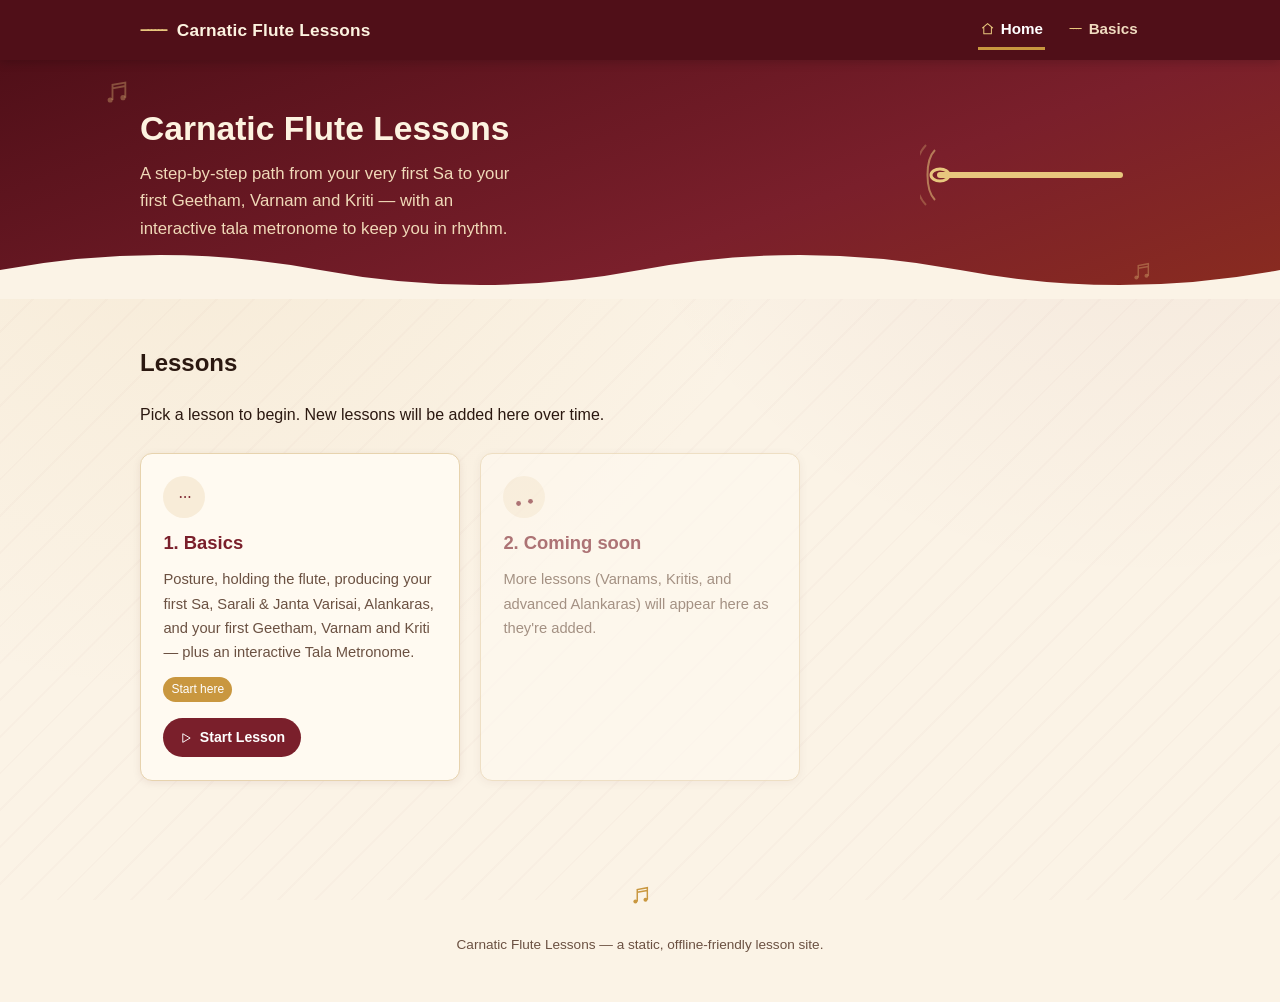
<file: index.html>
<!DOCTYPE html>
<html lang="en">
<head>
  <meta charset="UTF-8" />
  <meta name="viewport" content="width=device-width, initial-scale=1.0" />
  <title>Carnatic Flute Lessons</title>
  <link rel="stylesheet" href="style.css" />
</head>
<body>
  <nav class="site-nav">
    <div class="nav-inner">
      <a class="brand" href="index.html">
        <!-- inline bansuri flute icon -->
        <svg viewBox="0 0 48 12" aria-hidden="true">
          <line x1="2" y1="6" x2="46" y2="6" stroke="currentColor" stroke-width="3" stroke-linecap="round"/>
          <circle cx="14" cy="6" r="1.4" fill="currentColor"/>
          <circle cx="20" cy="6" r="1.4" fill="currentColor"/>
          <circle cx="26" cy="6" r="1.4" fill="currentColor"/>
          <circle cx="32" cy="6" r="1.4" fill="currentColor"/>
          <circle cx="38" cy="6" r="1.4" fill="currentColor"/>
        </svg>
        Carnatic Flute Lessons
      </a>
      <ul>
        <li>
          <a href="index.html" class="nav-link active">
            <svg class="icon" viewBox="0 0 24 24" aria-hidden="true"><path d="M4 11 L12 4 L20 11 M6 10 V20 H18 V10"/></svg>
            Home
          </a>
        </li>
        <li>
          <a href="basics.html" class="nav-link">
            <svg class="icon" viewBox="0 0 24 24" aria-hidden="true">
              <line x1="3" y1="12" x2="21" y2="12"/>
              <circle cx="9" cy="12" r="0.9" fill="currentColor" stroke="none"/>
              <circle cx="13" cy="12" r="0.9" fill="currentColor" stroke="none"/>
              <circle cx="17" cy="12" r="0.9" fill="currentColor" stroke="none"/>
            </svg>
            Basics
          </a>
        </li>
        <!-- Future lesson links go here, following the same <li><a class="nav-link"> pattern -->
      </ul>
    </div>
  </nav>

  <header class="hero">
    <svg class="floating-note" style="top:1.2rem; left:8%; width:28px; height:28px;" viewBox="0 0 24 24" aria-hidden="true"><path d="M9 18 V5 L20 3 V16 M9 8 L20 6" stroke="currentColor" stroke-width="1.6" fill="none"/><circle cx="7" cy="18" r="2.2" fill="currentColor"/><circle cx="18" cy="16" r="2.2" fill="currentColor"/></svg>
    <svg class="floating-note" style="bottom:1rem; right:10%; width:22px; height:22px;" viewBox="0 0 24 24" aria-hidden="true"><path d="M9 18 V5 L20 3 V16 M9 8 L20 6" stroke="currentColor" stroke-width="1.6" fill="none"/><circle cx="7" cy="18" r="2.2" fill="currentColor"/><circle cx="18" cy="16" r="2.2" fill="currentColor"/></svg>
    <div class="hero-inner">
      <div class="hero-text">
        <h1>Carnatic Flute Lessons</h1>
        <p class="tagline">A step-by-step path from your very first Sa to your first Geetham, Varnam and Kriti — with an interactive tala metronome to keep you in rhythm.</p>
      </div>
      <svg class="hero-illustration" viewBox="0 0 220 90" aria-hidden="true">
        <!-- self-drawn line-art bansuri flute with sound waves -->
        <line x1="20" y1="45" x2="200" y2="45" stroke="currentColor" stroke-width="6" stroke-linecap="round"/>
        <ellipse cx="20" cy="45" rx="9" ry="6" fill="none" stroke="currentColor" stroke-width="3"/>
        <circle cx="70" cy="45" r="3" fill="currentColor"/>
        <circle cx="90" cy="45" r="3" fill="currentColor"/>
        <circle cx="110" cy="45" r="3" fill="currentColor"/>
        <circle cx="130" cy="45" r="3" fill="currentColor"/>
        <circle cx="150" cy="45" r="3" fill="currentColor"/>
        <circle cx="170" cy="45" r="3" fill="currentColor"/>
        <path d="M15 20 C 5 30, 5 60, 15 70" fill="none" stroke="currentColor" stroke-width="2" opacity="0.55"/>
        <path d="M6 15 C -8 30, -8 60, 6 75" fill="none" stroke="currentColor" stroke-width="2" opacity="0.3"/>
      </svg>
    </div>
    <svg class="hero-waves" viewBox="0 0 1200 60" preserveAspectRatio="none" aria-hidden="true">
      <path d="M0 30 Q 150 0 300 30 T 600 30 T 900 30 T 1200 30 V60 H0 Z" fill="currentColor"/>
    </svg>
  </header>

  <main class="no-sidebar">
    <section>
      <h2>Lessons</h2>
      <p>Pick a lesson to begin. New lessons will be added here over time.</p>

      <div class="card-grid">
        <div class="card">
          <svg class="card-icon" viewBox="0 0 24 24" aria-hidden="true">
            <line x1="3" y1="12" x2="21" y2="12"/>
            <circle cx="9" cy="12" r="0.9" fill="currentColor" stroke="none"/>
            <circle cx="13" cy="12" r="0.9" fill="currentColor" stroke="none"/>
            <circle cx="17" cy="12" r="0.9" fill="currentColor" stroke="none"/>
          </svg>
          <h3>1. Basics</h3>
          <p>
            Posture, holding the flute, producing your first Sa, Sarali &amp;
            Janta Varisai, Alankaras, and your first Geetham, Varnam and
            Kriti — plus an interactive Tala Metronome.
          </p>
          <span class="tag">Start here</span>
          <a class="btn-start" href="basics.html">
            <svg class="icon" viewBox="0 0 24 24" aria-hidden="true" fill="currentColor" stroke="none"><path d="M7 5 L19 12 L7 19 Z"/></svg>
            Start Lesson
          </a>
        </div>

        <div class="card card-disabled">
          <svg class="card-icon" viewBox="0 0 24 24" aria-hidden="true"><path d="M9 18 V5 L20 3 V16 M9 8 L20 6" fill="none"/><circle cx="7" cy="18" r="2.2" fill="currentColor" stroke="none"/><circle cx="18" cy="16" r="2.2" fill="currentColor" stroke="none"/></svg>
          <h3>2. Coming soon</h3>
          <p>More lessons (Varnams, Kritis, and advanced Alankaras) will appear here as they're added.</p>
        </div>
      </div>
    </section>
  </main>

  <footer class="site-footer">
    <svg viewBox="0 0 24 24" width="22" height="22" aria-hidden="true"><path d="M9 18 V5 L20 3 V16 M9 8 L20 6" fill="none" stroke="currentColor" stroke-width="1.6"/><circle cx="7" cy="18" r="2.2" fill="currentColor" stroke="none"/><circle cx="18" cy="16" r="2.2" fill="currentColor" stroke="none"/></svg>
    <p>Carnatic Flute Lessons &mdash; a static, offline-friendly lesson site.</p>
  </footer>
</body>
</html>
</file>
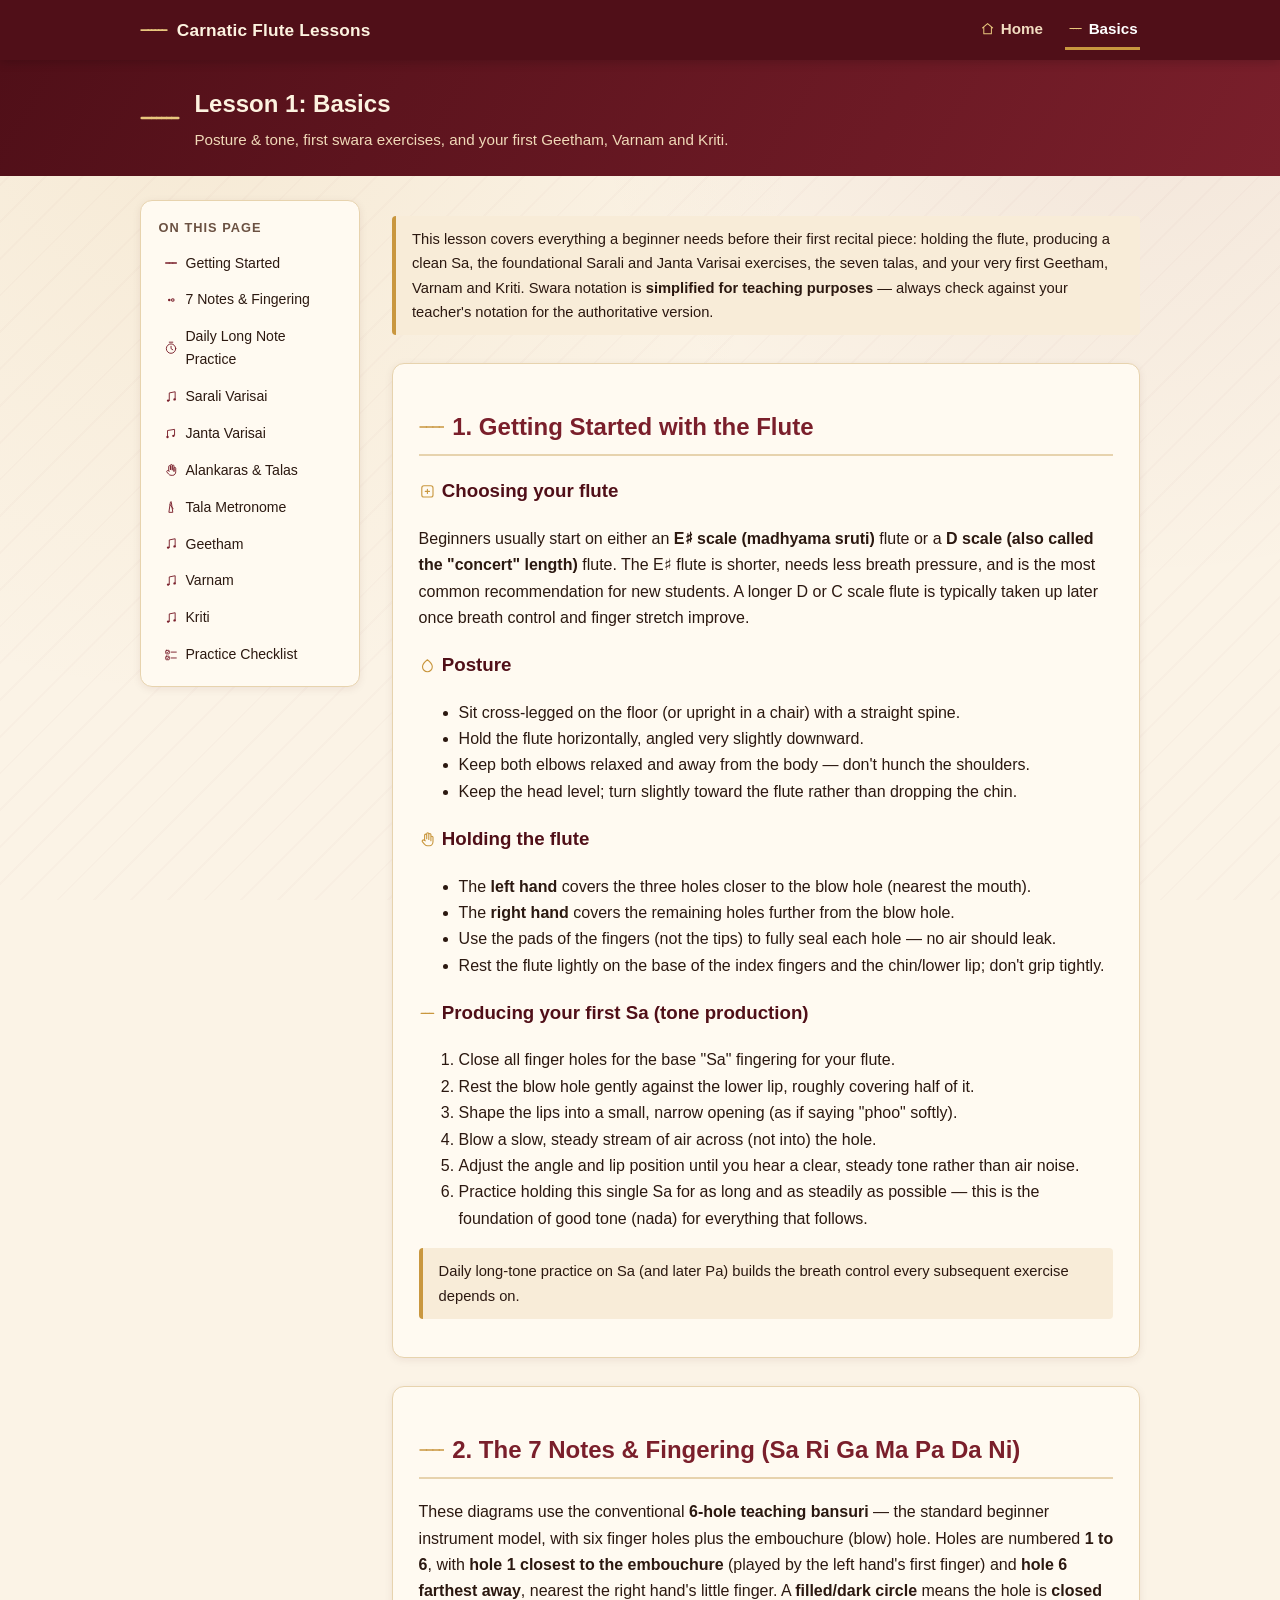
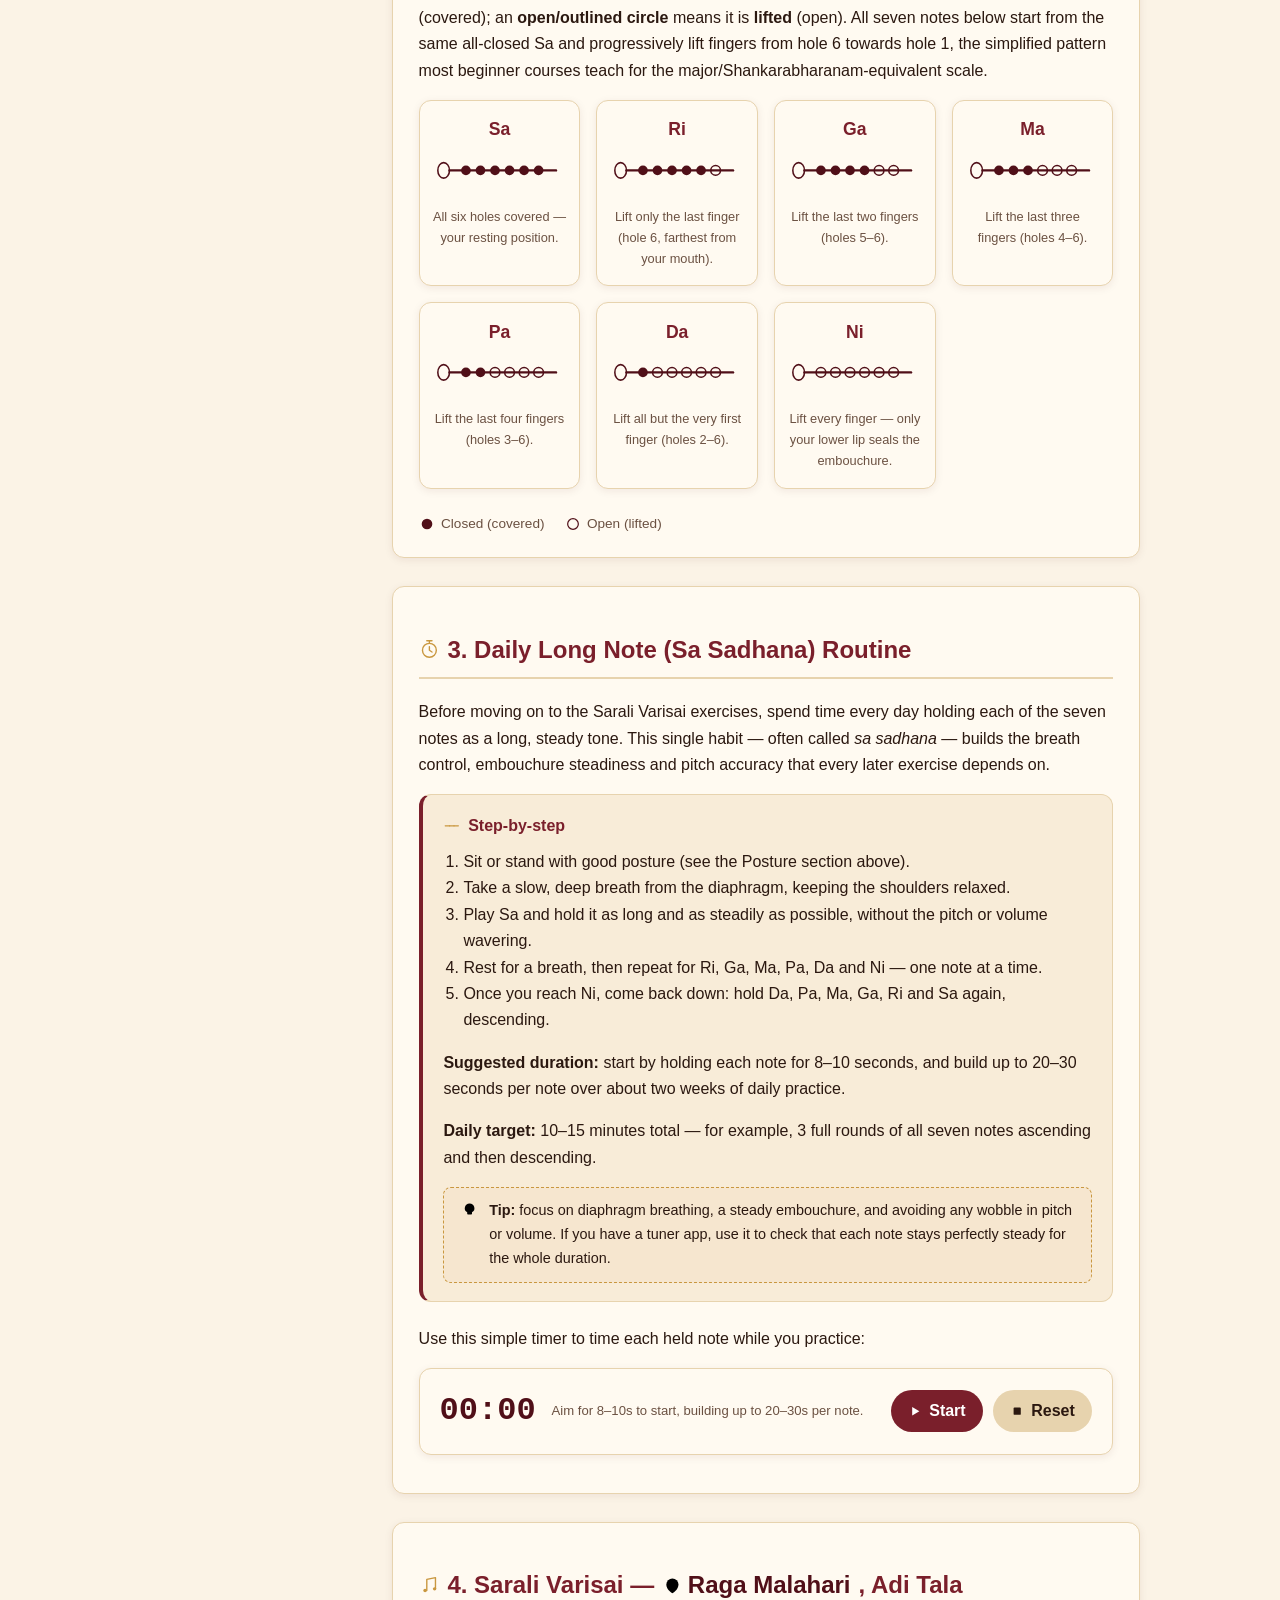
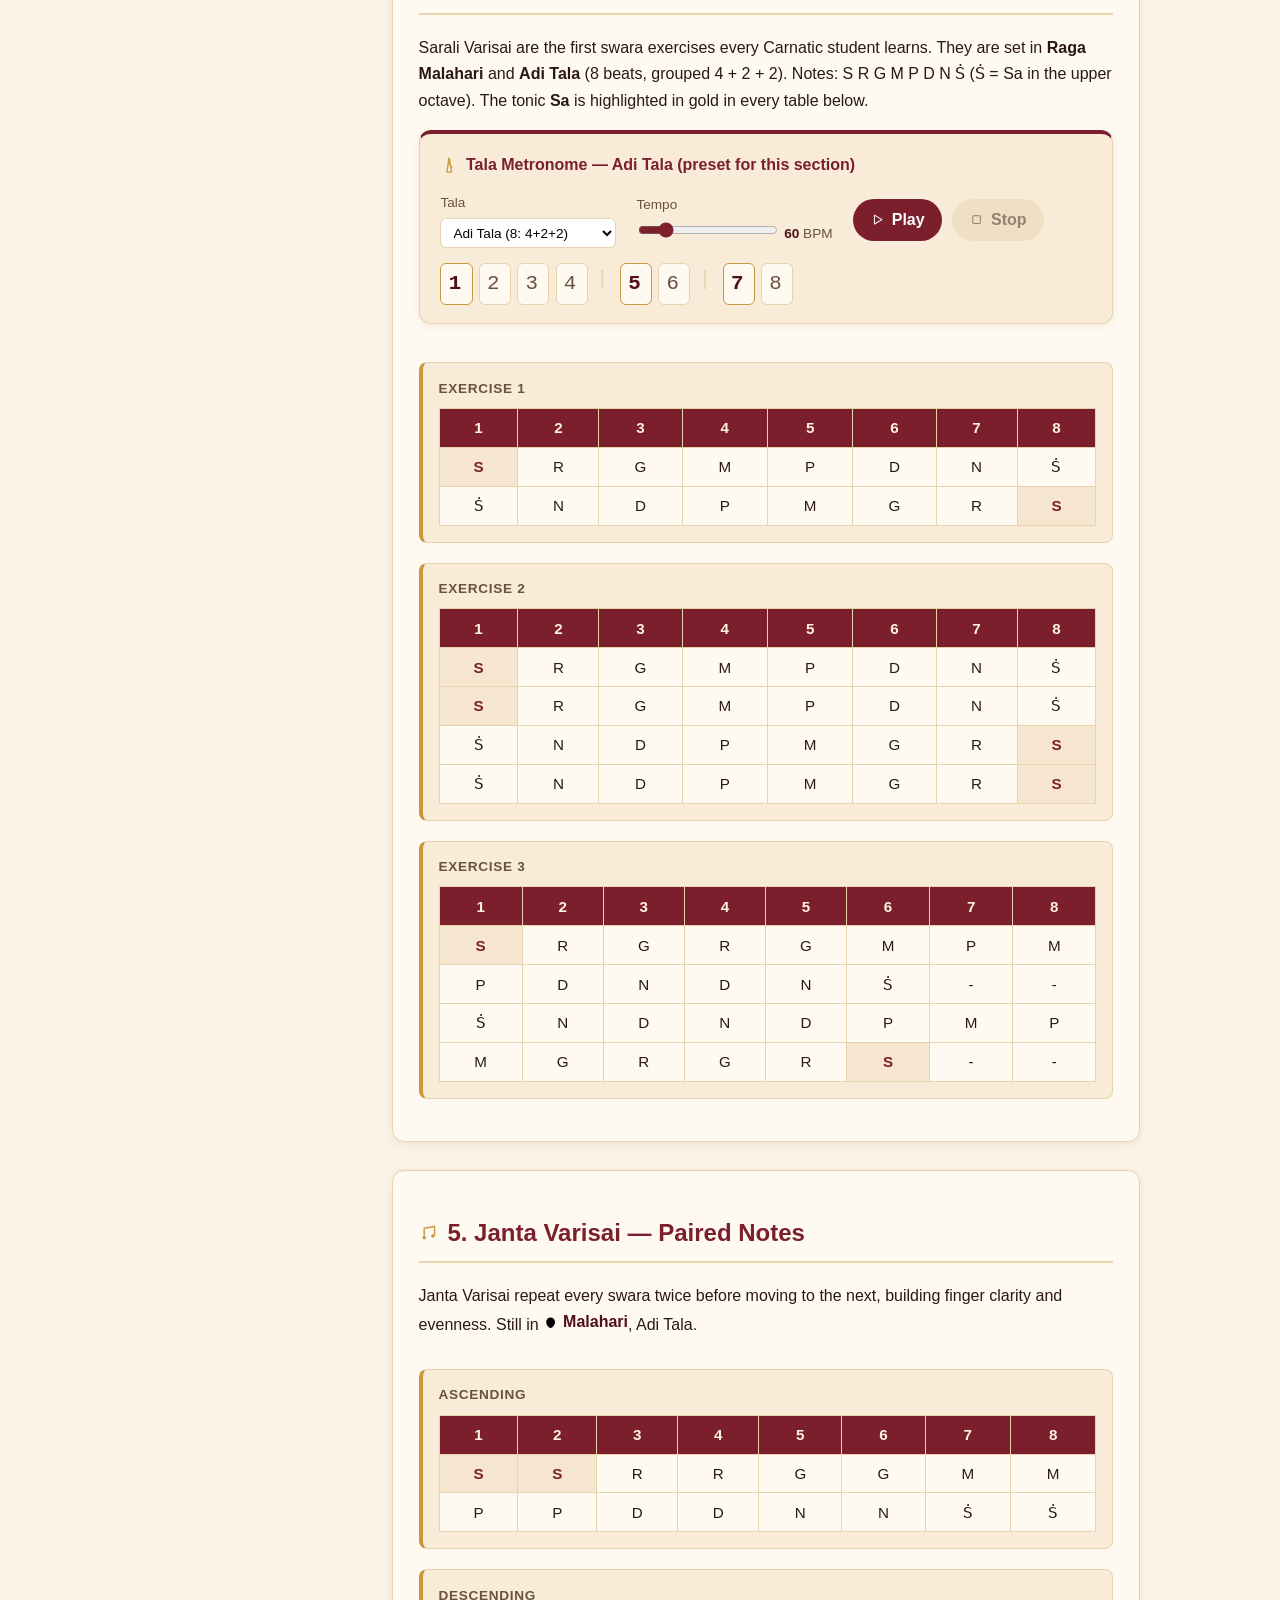
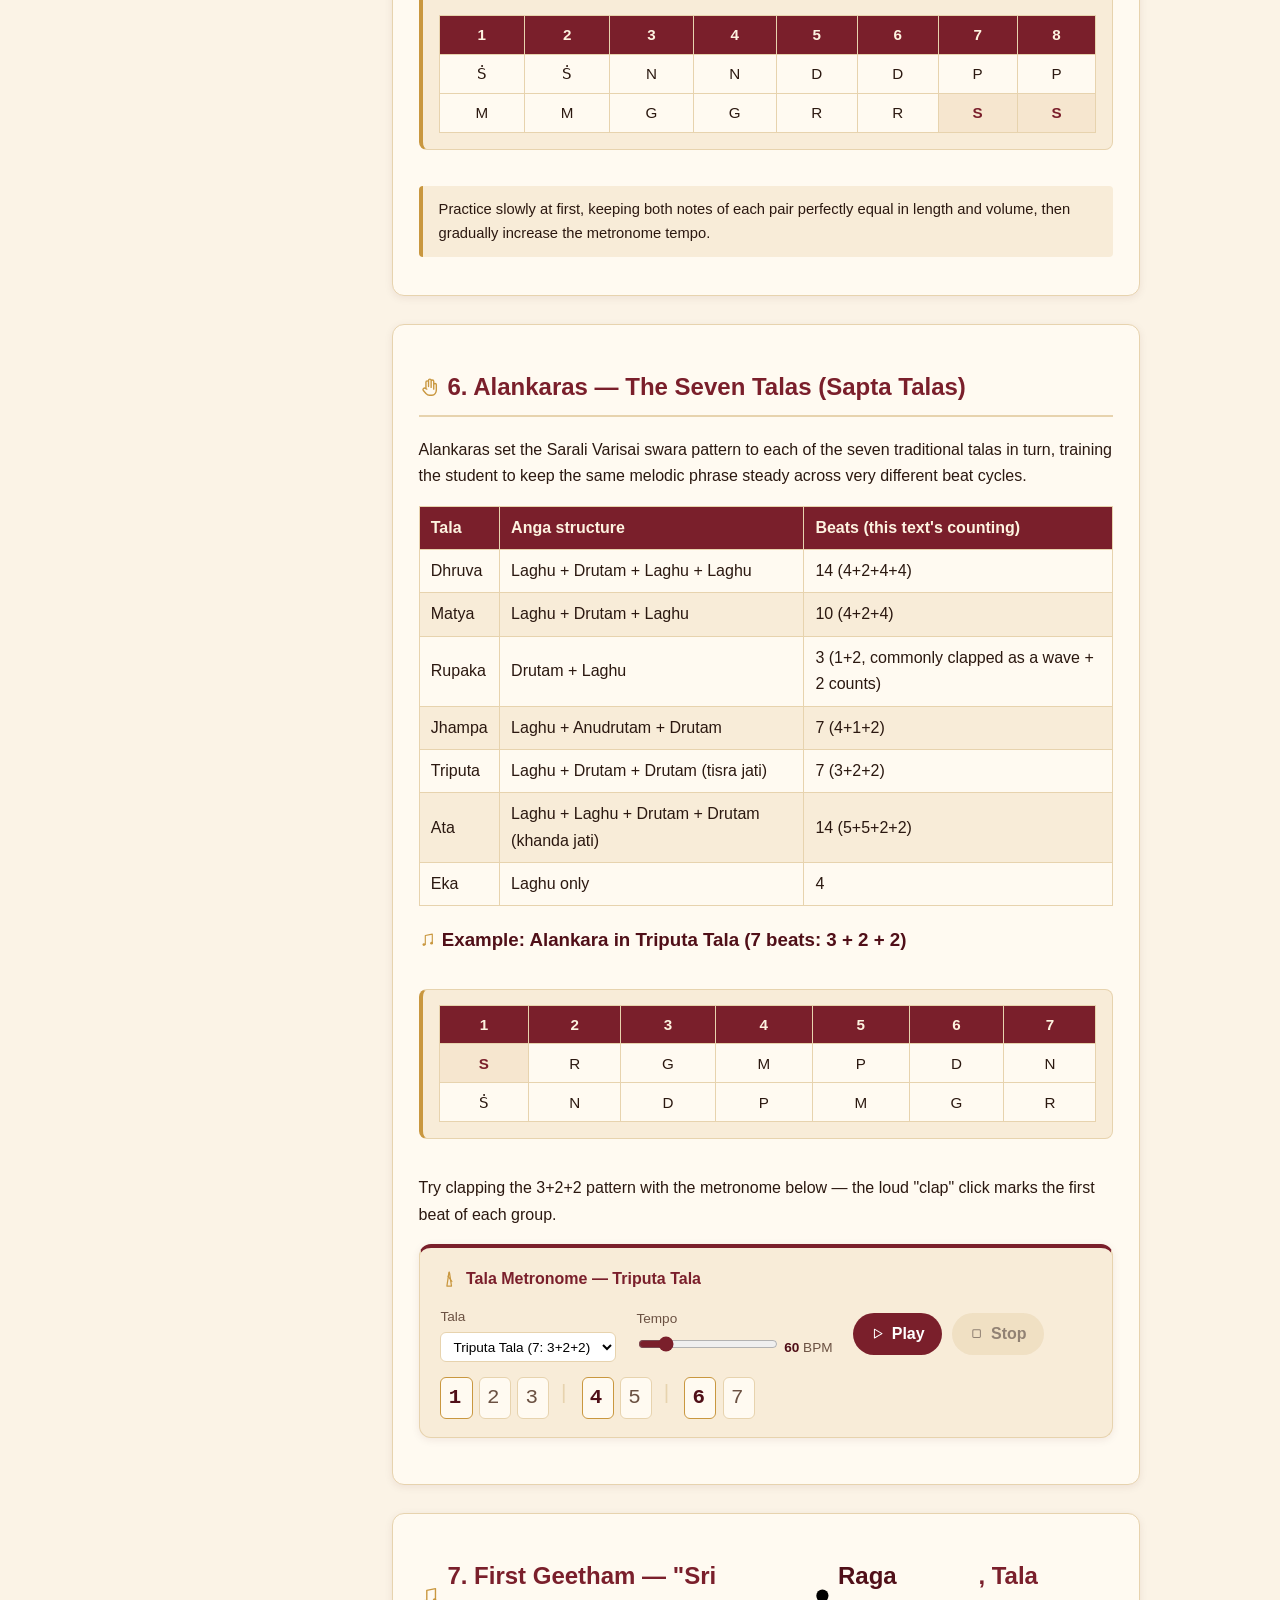
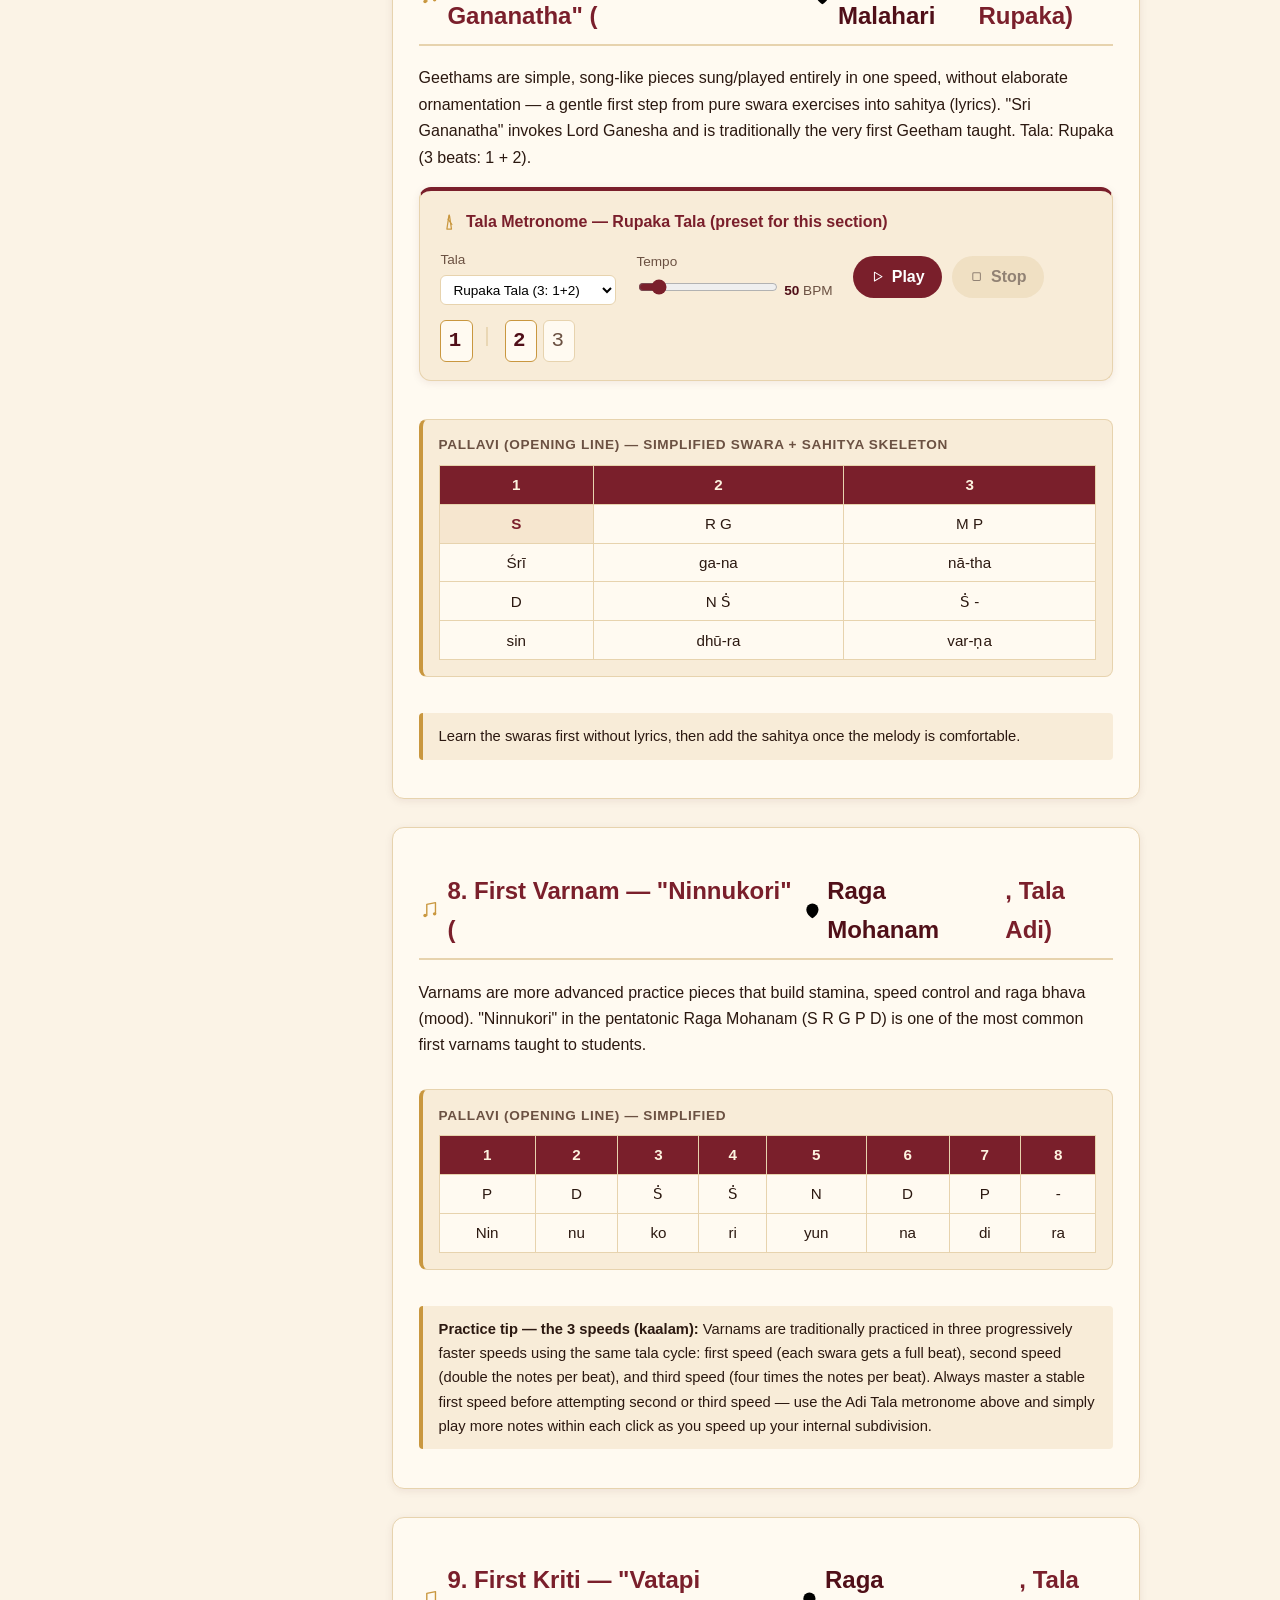
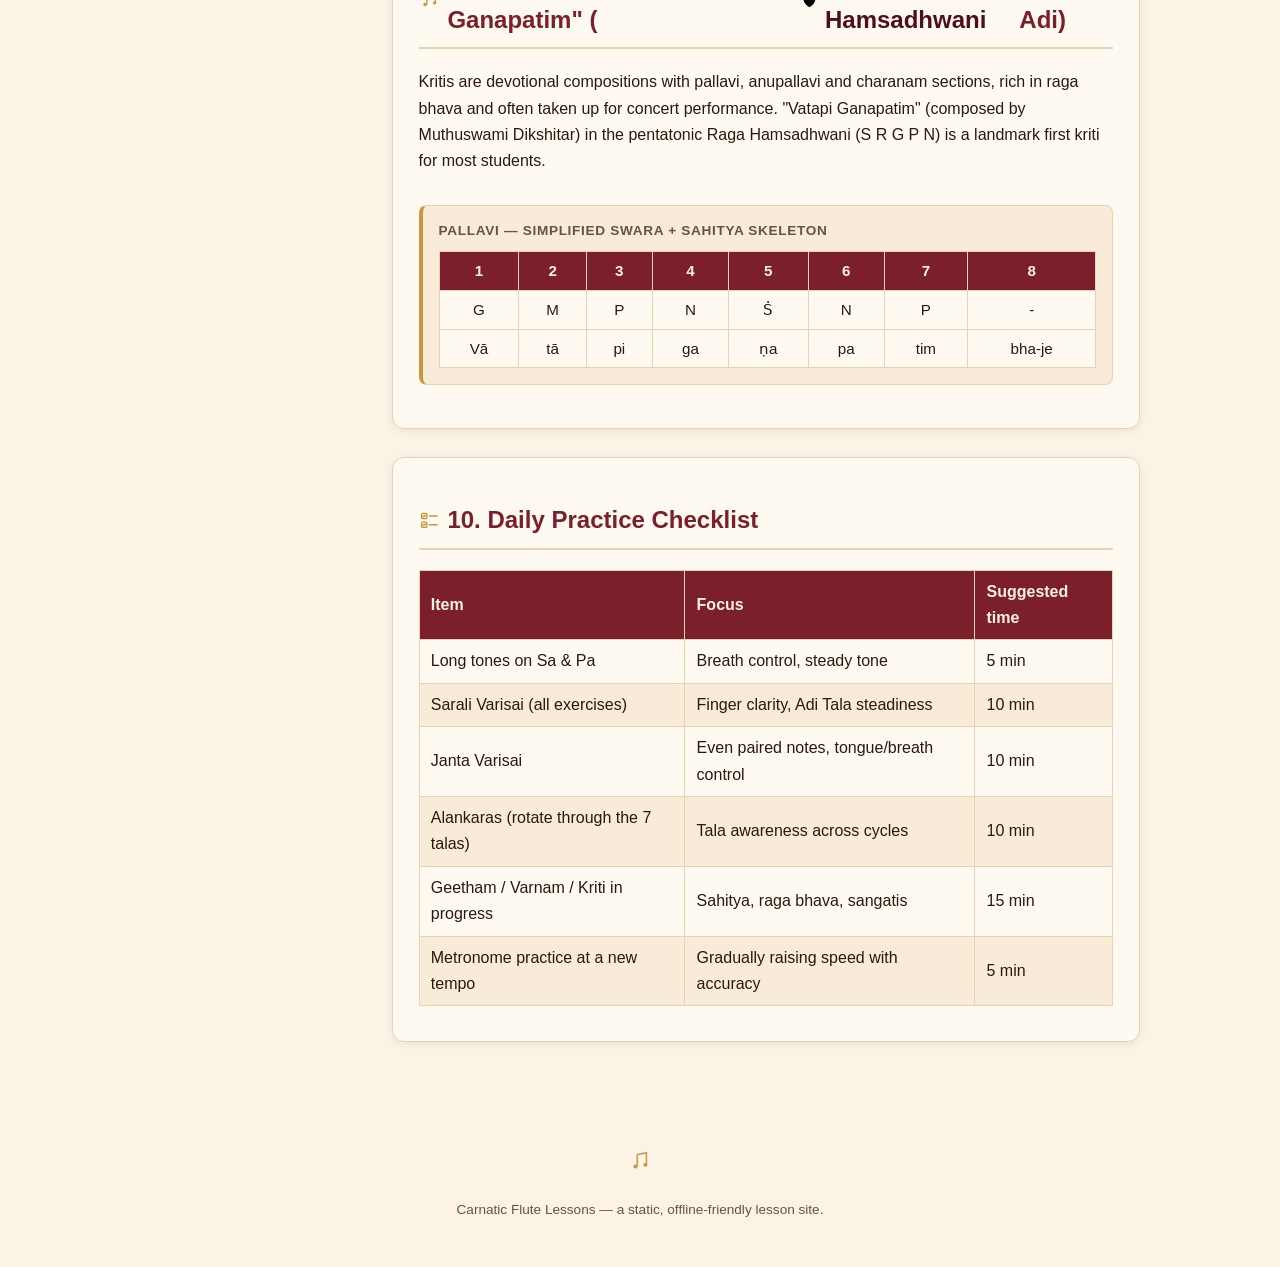
<file: basics.html>
<!DOCTYPE html>
<html lang="en">
<head>
  <meta charset="UTF-8" />
  <meta name="viewport" content="width=device-width, initial-scale=1.0" />
  <title>Basics — Carnatic Flute Lessons</title>
  <link rel="stylesheet" href="style.css" />
  <script src="tala-player.js"></script>
</head>
<body>
  <nav class="site-nav">
    <div class="nav-inner">
      <a class="brand" href="index.html">
        <svg viewBox="0 0 48 12" aria-hidden="true">
          <line x1="2" y1="6" x2="46" y2="6" stroke="currentColor" stroke-width="3" stroke-linecap="round"/>
          <circle cx="14" cy="6" r="1.4" fill="currentColor"/>
          <circle cx="20" cy="6" r="1.4" fill="currentColor"/>
          <circle cx="26" cy="6" r="1.4" fill="currentColor"/>
          <circle cx="32" cy="6" r="1.4" fill="currentColor"/>
          <circle cx="38" cy="6" r="1.4" fill="currentColor"/>
        </svg>
        Carnatic Flute Lessons
      </a>
      <ul>
        <li>
          <a href="index.html" class="nav-link">
            <svg class="icon" viewBox="0 0 24 24" aria-hidden="true"><path d="M4 11 L12 4 L20 11 M6 10 V20 H18 V10"/></svg>
            Home
          </a>
        </li>
        <li>
          <a href="basics.html" class="nav-link active">
            <svg class="icon" viewBox="0 0 24 24" aria-hidden="true">
              <line x1="3" y1="12" x2="21" y2="12"/>
              <circle cx="9" cy="12" r="0.9" fill="currentColor" stroke="none"/>
              <circle cx="13" cy="12" r="0.9" fill="currentColor" stroke="none"/>
              <circle cx="17" cy="12" r="0.9" fill="currentColor" stroke="none"/>
            </svg>
            Basics
          </a>
        </li>
        <!-- Future lesson links go here, following the same <li><a class="nav-link"> pattern -->
      </ul>
    </div>
  </nav>

  <header class="page-header">
    <div class="header-inner">
      <svg class="page-icon" viewBox="0 0 48 12" aria-hidden="true">
        <line x1="2" y1="6" x2="46" y2="6" stroke="currentColor" stroke-width="3" stroke-linecap="round"/>
        <circle cx="14" cy="6" r="1.4" fill="currentColor"/>
        <circle cx="20" cy="6" r="1.4" fill="currentColor"/>
        <circle cx="26" cy="6" r="1.4" fill="currentColor"/>
        <circle cx="32" cy="6" r="1.4" fill="currentColor"/>
        <circle cx="38" cy="6" r="1.4" fill="currentColor"/>
      </svg>
      <div>
        <h1>Lesson 1: Basics</h1>
        <p>Posture &amp; tone, first swara exercises, and your first Geetham, Varnam and Kriti.</p>
      </div>
    </div>
  </header>

  <div class="page-layout">
    <aside class="toc" id="toc">
      <button type="button" class="toc-toggle" id="toc-toggle">
        On this page
        <svg class="icon" viewBox="0 0 24 24" aria-hidden="true"><path d="M6 9l6 6 6-6"/></svg>
      </button>
      <h4>On this page</h4>
      <ul>
        <li><a href="#getting-started"><svg class="icon" viewBox="0 0 24 24" aria-hidden="true"><line x1="3" y1="12" x2="21" y2="12" stroke-width="2.5"/><circle cx="9" cy="12" r="1" fill="currentColor" stroke="none"/><circle cx="15" cy="12" r="1" fill="currentColor" stroke="none"/></svg> Getting Started</a></li>
        <li><a href="#fingering-diagrams"><svg class="icon" viewBox="0 0 24 24" aria-hidden="true"><circle cx="9" cy="12" r="2.2" fill="currentColor" stroke="none"/><circle cx="15" cy="12" r="2.2" fill="none" stroke-width="1.8"/></svg> 7 Notes &amp; Fingering</a></li>
        <li><a href="#long-note-practice"><svg class="icon" viewBox="0 0 24 24" aria-hidden="true"><circle cx="12" cy="13" r="8"/><path d="M12 9v4l3 2"/><path d="M9 2h6"/></svg> Daily Long Note Practice</a></li>
        <li><a href="#sarali-varisai"><svg class="icon" viewBox="0 0 24 24" aria-hidden="true"><path d="M9 18V5l10-2v13" fill="none"/><circle cx="7" cy="18" r="2" fill="currentColor" stroke="none"/><circle cx="18" cy="16" r="2" fill="currentColor" stroke="none"/></svg> Sarali Varisai</a></li>
        <li><a href="#janta-varisai"><svg class="icon" viewBox="0 0 24 24" aria-hidden="true"><path d="M6 16V6l12-2v10" fill="none"/><circle cx="6" cy="17" r="2" fill="currentColor" stroke="none"/><circle cx="16" cy="15" r="2" fill="currentColor" stroke="none"/></svg> Janta Varisai</a></li>
        <li><a href="#alankaras"><svg class="icon" viewBox="0 0 24 24" aria-hidden="true"><path d="M8 13V6a1.5 1.5 0 0 1 3 0v5M11 11V4a1.5 1.5 0 0 1 3 0v7M14 12V5a1.5 1.5 0 0 1 3 0v9M17 14V9a1.5 1.5 0 0 1 3 0v6c0 3-2 6-5 6h-3c-2 0-3-1-4-2l-3-3.5c-.6-.7-.5-1.7.2-2.3.6-.5 1.5-.5 2.1 0L9 14" fill="none"/></svg> Alankaras &amp; Talas</a></li>
        <li><a href="#tala-metronome"><svg class="icon" viewBox="0 0 24 24" aria-hidden="true"><path d="M9 21 L15 21 L12.5 4 L11.5 4 Z"/><path d="M10.5 8 L15.5 15"/><circle cx="12" cy="3" r="1" fill="currentColor" stroke="none"/></svg> Tala Metronome</a></li>
        <li><a href="#geetham"><svg class="icon" viewBox="0 0 24 24" aria-hidden="true"><path d="M9 18V5l10-2v13" fill="none"/><circle cx="7" cy="18" r="2" fill="currentColor" stroke="none"/><circle cx="18" cy="16" r="2" fill="currentColor" stroke="none"/></svg> Geetham</a></li>
        <li><a href="#varnam"><svg class="icon" viewBox="0 0 24 24" aria-hidden="true"><path d="M9 18V5l10-2v13" fill="none"/><circle cx="7" cy="18" r="2" fill="currentColor" stroke="none"/><circle cx="18" cy="16" r="2" fill="currentColor" stroke="none"/></svg> Varnam</a></li>
        <li><a href="#kriti"><svg class="icon" viewBox="0 0 24 24" aria-hidden="true"><path d="M9 18V5l10-2v13" fill="none"/><circle cx="7" cy="18" r="2" fill="currentColor" stroke="none"/><circle cx="18" cy="16" r="2" fill="currentColor" stroke="none"/></svg> Kriti</a></li>
        <li><a href="#practice-checklist"><svg class="icon" viewBox="0 0 24 24" aria-hidden="true"><rect x="3" y="4" width="6" height="6" rx="1"/><path d="M4.5 7l1 1 2-2"/><rect x="3" y="14" width="6" height="6" rx="1"/><path d="M4.5 17l1 1 2-2"/><line x1="12" y1="7" x2="21" y2="7"/><line x1="12" y1="17" x2="21" y2="17"/></svg> Practice Checklist</a></li>
      </ul>
    </aside>

    <main class="lesson-content">
      <p class="note">
        This lesson covers everything a beginner needs before their first
        recital piece: holding the flute, producing a clean Sa, the
        foundational Sarali and Janta Varisai exercises, the seven talas,
        and your very first Geetham, Varnam and Kriti. Swara notation is
        <strong>simplified for teaching purposes</strong> — always check
        against your teacher's notation for the authoritative version.
      </p>

      <!-- 1. GETTING STARTED -->
      <section class="lesson-section" id="getting-started">
        <h2>
          <svg viewBox="0 0 48 12" aria-hidden="true" style="width:1.6rem;height:0.5rem;">
            <line x1="2" y1="6" x2="46" y2="6" stroke="currentColor" stroke-width="3" stroke-linecap="round"/>
            <circle cx="14" cy="6" r="1.4" fill="currentColor"/>
            <circle cx="26" cy="6" r="1.4" fill="currentColor"/>
            <circle cx="38" cy="6" r="1.4" fill="currentColor"/>
          </svg>
          1. Getting Started with the Flute
        </h2>

        <h3>
          <svg class="icon" viewBox="0 0 24 24" aria-hidden="true"><rect x="4" y="4" width="16" height="16" rx="3"/><path d="M9 12h6M12 9v6"/></svg>
          Choosing your flute
        </h3>
        <p>
          Beginners usually start on either an <strong>E&#9839; scale (madhyama sruti)</strong>
          flute or a <strong>D scale (also called the "concert" length)</strong> flute.
          The E&#9839; flute is shorter, needs less breath pressure, and is the most
          common recommendation for new students. A longer D or C scale flute is
          typically taken up later once breath control and finger stretch improve.
        </p>

        <h3>
          <svg class="icon" viewBox="0 0 24 24" aria-hidden="true"><path d="M12 4c-4 3-7 6-7 10a7 7 0 0 0 14 0c0-4-3-7-7-10z"/></svg>
          Posture
        </h3>
        <ul>
          <li>Sit cross-legged on the floor (or upright in a chair) with a straight spine.</li>
          <li>Hold the flute horizontally, angled very slightly downward.</li>
          <li>Keep both elbows relaxed and away from the body — don't hunch the shoulders.</li>
          <li>Keep the head level; turn slightly toward the flute rather than dropping the chin.</li>
        </ul>

        <h3>
          <svg class="icon" viewBox="0 0 24 24" aria-hidden="true"><path d="M8 13V6a1.5 1.5 0 0 1 3 0v5M11 11V4a1.5 1.5 0 0 1 3 0v7M14 12V5a1.5 1.5 0 0 1 3 0v9M17 14V9a1.5 1.5 0 0 1 3 0v6c0 3-2 6-5 6h-3c-2 0-3-1-4-2l-3-3.5c-.6-.7-.5-1.7.2-2.3.6-.5 1.5-.5 2.1 0L9 14" fill="none"/></svg>
          Holding the flute
        </h3>
        <ul>
          <li>The <strong>left hand</strong> covers the three holes closer to the blow hole (nearest the mouth).</li>
          <li>The <strong>right hand</strong> covers the remaining holes further from the blow hole.</li>
          <li>Use the pads of the fingers (not the tips) to fully seal each hole — no air should leak.</li>
          <li>Rest the flute lightly on the base of the index fingers and the chin/lower lip; don't grip tightly.</li>
        </ul>

        <h3>
          <svg class="icon" viewBox="0 0 24 24" aria-hidden="true"><line x1="3" y1="12" x2="21" y2="12"/><circle cx="9" cy="12" r="0.9" fill="currentColor" stroke="none"/><circle cx="15" cy="12" r="0.9" fill="currentColor" stroke="none"/></svg>
          Producing your first Sa (tone production)
        </h3>
        <ol>
          <li>Close all finger holes for the base "Sa" fingering for your flute.</li>
          <li>Rest the blow hole gently against the lower lip, roughly covering half of it.</li>
          <li>Shape the lips into a small, narrow opening (as if saying "phoo" softly).</li>
          <li>Blow a slow, steady stream of air across (not into) the hole.</li>
          <li>Adjust the angle and lip position until you hear a clear, steady tone rather than air noise.</li>
          <li>Practice holding this single Sa for as long and as steadily as possible — this is the foundation of good tone (nada) for everything that follows.</li>
        </ol>
        <p class="note">Daily long-tone practice on Sa (and later Pa) builds the breath control every subsequent exercise depends on.</p>
      </section>

      <!-- 2. FINGERING DIAGRAMS -->
      <section class="lesson-section" id="fingering-diagrams">
        <h2>
          <svg viewBox="0 0 48 12" aria-hidden="true" style="width:1.6rem;height:0.5rem;">
            <line x1="2" y1="6" x2="46" y2="6" stroke="currentColor" stroke-width="3" stroke-linecap="round"/>
            <circle cx="14" cy="6" r="1.4" fill="currentColor"/>
            <circle cx="26" cy="6" r="1.4" fill="currentColor"/>
            <circle cx="38" cy="6" r="1.4" fill="currentColor"/>
          </svg>
          2. The 7 Notes &amp; Fingering (Sa Ri Ga Ma Pa Da Ni)
        </h2>
        <p>
          These diagrams use the conventional <strong>6-hole teaching bansuri</strong> —
          the standard beginner instrument model, with six finger holes plus the
          embouchure (blow) hole. Holes are numbered <strong>1 to 6</strong>, with
          <strong>hole 1 closest to the embouchure</strong> (played by the left hand's
          first finger) and <strong>hole 6 farthest away</strong>, nearest the right
          hand's little finger. A <strong>filled/dark circle</strong> means the hole is
          <strong>closed</strong> (covered); an <strong>open/outlined circle</strong> means
          it is <strong>lifted</strong> (open). All seven notes below start from the same
          all-closed Sa and progressively lift fingers from hole 6 towards hole 1, the
          simplified pattern most beginner courses teach for the major/Shankarabharanam-equivalent
          scale.
        </p>

        <div class="fingering-grid">
        <div class="fingering-card">
          <div class="note-name">Sa</div>
          <svg class="fingering-svg" viewBox="0 0 140 40" aria-hidden="true"><ellipse cx="12" cy="20" rx="6" ry="8" fill="none" stroke="currentColor" stroke-width="1.6"/><line x1="18" y1="20" x2="128" y2="20" stroke="currentColor" stroke-width="2.5" stroke-linecap="round"/><circle cx="35" cy="20" r="5" fill="currentColor" stroke="none"/><circle cx="50" cy="20" r="5" fill="currentColor" stroke="none"/><circle cx="65" cy="20" r="5" fill="currentColor" stroke="none"/><circle cx="80" cy="20" r="5" fill="currentColor" stroke="none"/><circle cx="95" cy="20" r="5" fill="currentColor" stroke="none"/><circle cx="110" cy="20" r="5" fill="currentColor" stroke="none"/></svg>
          <p class="fingering-cue">All six holes covered — your resting position.</p>
        </div>
        <div class="fingering-card">
          <div class="note-name">Ri</div>
          <svg class="fingering-svg" viewBox="0 0 140 40" aria-hidden="true"><ellipse cx="12" cy="20" rx="6" ry="8" fill="none" stroke="currentColor" stroke-width="1.6"/><line x1="18" y1="20" x2="128" y2="20" stroke="currentColor" stroke-width="2.5" stroke-linecap="round"/><circle cx="35" cy="20" r="5" fill="currentColor" stroke="none"/><circle cx="50" cy="20" r="5" fill="currentColor" stroke="none"/><circle cx="65" cy="20" r="5" fill="currentColor" stroke="none"/><circle cx="80" cy="20" r="5" fill="currentColor" stroke="none"/><circle cx="95" cy="20" r="5" fill="currentColor" stroke="none"/><circle cx="110" cy="20" r="5" fill="none" stroke="currentColor" stroke-width="1.6"/></svg>
          <p class="fingering-cue">Lift only the last finger (hole 6, farthest from your mouth).</p>
        </div>
        <div class="fingering-card">
          <div class="note-name">Ga</div>
          <svg class="fingering-svg" viewBox="0 0 140 40" aria-hidden="true"><ellipse cx="12" cy="20" rx="6" ry="8" fill="none" stroke="currentColor" stroke-width="1.6"/><line x1="18" y1="20" x2="128" y2="20" stroke="currentColor" stroke-width="2.5" stroke-linecap="round"/><circle cx="35" cy="20" r="5" fill="currentColor" stroke="none"/><circle cx="50" cy="20" r="5" fill="currentColor" stroke="none"/><circle cx="65" cy="20" r="5" fill="currentColor" stroke="none"/><circle cx="80" cy="20" r="5" fill="currentColor" stroke="none"/><circle cx="95" cy="20" r="5" fill="none" stroke="currentColor" stroke-width="1.6"/><circle cx="110" cy="20" r="5" fill="none" stroke="currentColor" stroke-width="1.6"/></svg>
          <p class="fingering-cue">Lift the last two fingers (holes 5–6).</p>
        </div>
        <div class="fingering-card">
          <div class="note-name">Ma</div>
          <svg class="fingering-svg" viewBox="0 0 140 40" aria-hidden="true"><ellipse cx="12" cy="20" rx="6" ry="8" fill="none" stroke="currentColor" stroke-width="1.6"/><line x1="18" y1="20" x2="128" y2="20" stroke="currentColor" stroke-width="2.5" stroke-linecap="round"/><circle cx="35" cy="20" r="5" fill="currentColor" stroke="none"/><circle cx="50" cy="20" r="5" fill="currentColor" stroke="none"/><circle cx="65" cy="20" r="5" fill="currentColor" stroke="none"/><circle cx="80" cy="20" r="5" fill="none" stroke="currentColor" stroke-width="1.6"/><circle cx="95" cy="20" r="5" fill="none" stroke="currentColor" stroke-width="1.6"/><circle cx="110" cy="20" r="5" fill="none" stroke="currentColor" stroke-width="1.6"/></svg>
          <p class="fingering-cue">Lift the last three fingers (holes 4–6).</p>
        </div>
        <div class="fingering-card">
          <div class="note-name">Pa</div>
          <svg class="fingering-svg" viewBox="0 0 140 40" aria-hidden="true"><ellipse cx="12" cy="20" rx="6" ry="8" fill="none" stroke="currentColor" stroke-width="1.6"/><line x1="18" y1="20" x2="128" y2="20" stroke="currentColor" stroke-width="2.5" stroke-linecap="round"/><circle cx="35" cy="20" r="5" fill="currentColor" stroke="none"/><circle cx="50" cy="20" r="5" fill="currentColor" stroke="none"/><circle cx="65" cy="20" r="5" fill="none" stroke="currentColor" stroke-width="1.6"/><circle cx="80" cy="20" r="5" fill="none" stroke="currentColor" stroke-width="1.6"/><circle cx="95" cy="20" r="5" fill="none" stroke="currentColor" stroke-width="1.6"/><circle cx="110" cy="20" r="5" fill="none" stroke="currentColor" stroke-width="1.6"/></svg>
          <p class="fingering-cue">Lift the last four fingers (holes 3–6).</p>
        </div>
        <div class="fingering-card">
          <div class="note-name">Da</div>
          <svg class="fingering-svg" viewBox="0 0 140 40" aria-hidden="true"><ellipse cx="12" cy="20" rx="6" ry="8" fill="none" stroke="currentColor" stroke-width="1.6"/><line x1="18" y1="20" x2="128" y2="20" stroke="currentColor" stroke-width="2.5" stroke-linecap="round"/><circle cx="35" cy="20" r="5" fill="currentColor" stroke="none"/><circle cx="50" cy="20" r="5" fill="none" stroke="currentColor" stroke-width="1.6"/><circle cx="65" cy="20" r="5" fill="none" stroke="currentColor" stroke-width="1.6"/><circle cx="80" cy="20" r="5" fill="none" stroke="currentColor" stroke-width="1.6"/><circle cx="95" cy="20" r="5" fill="none" stroke="currentColor" stroke-width="1.6"/><circle cx="110" cy="20" r="5" fill="none" stroke="currentColor" stroke-width="1.6"/></svg>
          <p class="fingering-cue">Lift all but the very first finger (holes 2–6).</p>
        </div>
        <div class="fingering-card">
          <div class="note-name">Ni</div>
          <svg class="fingering-svg" viewBox="0 0 140 40" aria-hidden="true"><ellipse cx="12" cy="20" rx="6" ry="8" fill="none" stroke="currentColor" stroke-width="1.6"/><line x1="18" y1="20" x2="128" y2="20" stroke="currentColor" stroke-width="2.5" stroke-linecap="round"/><circle cx="35" cy="20" r="5" fill="none" stroke="currentColor" stroke-width="1.6"/><circle cx="50" cy="20" r="5" fill="none" stroke="currentColor" stroke-width="1.6"/><circle cx="65" cy="20" r="5" fill="none" stroke="currentColor" stroke-width="1.6"/><circle cx="80" cy="20" r="5" fill="none" stroke="currentColor" stroke-width="1.6"/><circle cx="95" cy="20" r="5" fill="none" stroke="currentColor" stroke-width="1.6"/><circle cx="110" cy="20" r="5" fill="none" stroke="currentColor" stroke-width="1.6"/></svg>
          <p class="fingering-cue">Lift every finger — only your lower lip seals the embouchure.</p>
        </div>
        </div>

        <div class="fingering-legend">
          <span class="legend-item">
            <svg viewBox="0 0 24 24" aria-hidden="true"><circle cx="12" cy="12" r="8" fill="currentColor" stroke="none"/></svg>
            Closed (covered)
          </span>
          <span class="legend-item">
            <svg viewBox="0 0 24 24" aria-hidden="true"><circle cx="12" cy="12" r="8" fill="none" stroke="currentColor" stroke-width="1.8"/></svg>
            Open (lifted)
          </span>
        </div>
      </section>

      <!-- 3. DAILY LONG NOTE PRACTICE -->
      <section class="lesson-section" id="long-note-practice">
        <h2>
          <svg class="icon" viewBox="0 0 24 24" aria-hidden="true"><circle cx="12" cy="13" r="8"/><path d="M12 9v4l3 2"/><path d="M9 2h6"/><path d="M12 2v2"/></svg>
          3. Daily Long Note (Sa Sadhana) Routine
        </h2>
        <p>
          Before moving on to the Sarali Varisai exercises, spend time every day
          holding each of the seven notes as a long, steady tone. This single habit —
          often called <em>sa sadhana</em> — builds the breath control, embouchure
          steadiness and pitch accuracy that every later exercise depends on.
        </p>

        <div class="routine-card">
          <h4>
            <svg class="icon" viewBox="0 0 24 24" aria-hidden="true"><line x1="3" y1="12" x2="21" y2="12"/><circle cx="9" cy="12" r="0.9" fill="currentColor" stroke="none"/><circle cx="15" cy="12" r="0.9" fill="currentColor" stroke="none"/></svg>
            Step-by-step
          </h4>
          <ol>
            <li>Sit or stand with good posture (see the Posture section above).</li>
            <li>Take a slow, deep breath from the diaphragm, keeping the shoulders relaxed.</li>
            <li>Play Sa and hold it as long and as steadily as possible, without the pitch or volume wavering.</li>
            <li>Rest for a breath, then repeat for Ri, Ga, Ma, Pa, Da and Ni — one note at a time.</li>
            <li>Once you reach Ni, come back down: hold Da, Pa, Ma, Ga, Ri and Sa again, descending.</li>
          </ol>
          <p>
            <strong>Suggested duration:</strong> start by holding each note for
            8&ndash;10 seconds, and build up to 20&ndash;30 seconds per note over about
            two weeks of daily practice.
          </p>
          <p>
            <strong>Daily target:</strong> 10&ndash;15 minutes total — for example,
            3 full rounds of all seven notes ascending and then descending.
          </p>
          <div class="tip-box">
            <svg viewBox="0 0 24 24" aria-hidden="true"><path d="M12 3a6 6 0 0 0-3 11.2V16a1 1 0 0 0 1 1h4a1 1 0 0 0 1-1v-1.8A6 6 0 0 0 12 3z"/><path d="M10 20h4"/><path d="M11 22h2"/></svg>
            <span>
              <strong>Tip:</strong> focus on diaphragm breathing, a steady embouchure,
              and avoiding any wobble in pitch or volume. If you have a tuner app,
              use it to check that each note stays perfectly steady for the whole
              duration.
            </span>
          </div>
        </div>

        <p>Use this simple timer to time each held note while you practice:</p>
        <div class="long-note-timer" id="long-note-timer">
          <div class="timer-display" id="long-note-display">00:00</div>
          <div class="timer-targets">Aim for 8&ndash;10s to start, building up to 20&ndash;30s per note.</div>
          <div class="buttons">
            <button type="button" class="btn-start" id="long-note-start">
              <svg viewBox="0 0 24 24" aria-hidden="true" fill="currentColor" stroke="none"><path d="M7 5 L19 12 L7 19 Z"/></svg>
              Start
            </button>
            <button type="button" class="btn-reset" id="long-note-reset">
              <svg viewBox="0 0 24 24" aria-hidden="true" fill="currentColor" stroke="none"><rect x="6" y="6" width="12" height="12" rx="1.5"/></svg>
              Reset
            </button>
          </div>
        </div>
        <script>
          (function () {
            var display = document.getElementById("long-note-display");
            var startBtn = document.getElementById("long-note-start");
            var resetBtn = document.getElementById("long-note-reset");
            var running = false;
            var startedAt = 0;
            var elapsedMs = 0;
            var rafId = null;

            function format(ms) {
              var totalSeconds = Math.floor(ms / 1000);
              var mm = String(Math.floor(totalSeconds / 60)).padStart(2, "0");
              var ss = String(totalSeconds % 60).padStart(2, "0");
              return mm + ":" + ss;
            }

            function tick() {
              display.textContent = format(elapsedMs + (Date.now() - startedAt));
              rafId = requestAnimationFrame(tick);
            }

            startBtn.addEventListener("click", function () {
              if (running) {
                // Pause
                elapsedMs += Date.now() - startedAt;
                cancelAnimationFrame(rafId);
                running = false;
                startBtn.innerHTML = '<svg viewBox="0 0 24 24" aria-hidden="true" fill="currentColor" stroke="none"><path d="M7 5 L19 12 L7 19 Z"/></svg> Start';
              } else {
                // Resume/start
                startedAt = Date.now();
                running = true;
                rafId = requestAnimationFrame(tick);
                startBtn.innerHTML = '<svg viewBox="0 0 24 24" aria-hidden="true" fill="currentColor" stroke="none"><rect x="6" y="6" width="12" height="12" rx="1.5"/></svg> Pause';
              }
            });

            resetBtn.addEventListener("click", function () {
              running = false;
              cancelAnimationFrame(rafId);
              elapsedMs = 0;
              display.textContent = "00:00";
              startBtn.innerHTML = '<svg viewBox="0 0 24 24" aria-hidden="true" fill="currentColor" stroke="none"><path d="M7 5 L19 12 L7 19 Z"/></svg> Start';
            });
          })();
        </script>
      </section>

      <!-- 4. SARALI VARISAI -->
      <section class="lesson-section" id="sarali-varisai">
        <h2>
          <svg class="icon" viewBox="0 0 24 24" aria-hidden="true"><path d="M9 18V5l10-2v13" fill="none"/><circle cx="7" cy="18" r="2" fill="currentColor" stroke="none"/><circle cx="18" cy="16" r="2" fill="currentColor" stroke="none"/></svg>
          4. Sarali Varisai —
          <span class="raga-name">
            <svg viewBox="0 0 24 24" aria-hidden="true"><path d="M12 21c-4-2-7-6-7-10a7 7 0 0 1 14 0c0 4-3 8-7 10z"/><path d="M12 21V8"/></svg>
            Raga Malahari
          </span>, Adi Tala
        </h2>
        <p>
          Sarali Varisai are the first swara exercises every Carnatic student learns.
          They are set in <strong>Raga Malahari</strong> and <strong>Adi Tala</strong>
          (8 beats, grouped 4 + 2 + 2). Notes: S R G M P D N Ṡ (Ṡ = Sa in the upper octave).
          The tonic <strong>Sa</strong> is highlighted in gold in every table below.
        </p>

        <div class="anchor-target" id="tala-metronome">
          <div id="adi-metronome-1"></div>
          <script>
            TalaPlayer.init("adi-metronome-1", {
              title: "Tala Metronome — Adi Tala (preset for this section)",
              groups: [4, 2, 2],
              bpm: 60,
              presetKey: "adi"
            });
          </script>
        </div>

        <div class="overflow-x">
          <div class="notation-card">
            <p class="notation-caption">Exercise 1</p>
            <table class="swara-table">
              <thead>
                <tr><th>1</th><th>2</th><th>3</th><th>4</th><th>5</th><th>6</th><th>7</th><th>8</th></tr>
              </thead>
              <tbody>
                <tr><td class="sa">S</td><td>R</td><td>G</td><td>M</td><td>P</td><td>D</td><td>N</td><td>Ṡ</td></tr>
                <tr><td>Ṡ</td><td>N</td><td>D</td><td>P</td><td>M</td><td>G</td><td>R</td><td class="sa">S</td></tr>
              </tbody>
            </table>
          </div>

          <div class="notation-card">
            <p class="notation-caption">Exercise 2</p>
            <table class="swara-table">
              <thead>
                <tr><th>1</th><th>2</th><th>3</th><th>4</th><th>5</th><th>6</th><th>7</th><th>8</th></tr>
              </thead>
              <tbody>
                <tr><td class="sa">S</td><td>R</td><td>G</td><td>M</td><td>P</td><td>D</td><td>N</td><td>Ṡ</td></tr>
                <tr><td class="sa">S</td><td>R</td><td>G</td><td>M</td><td>P</td><td>D</td><td>N</td><td>Ṡ</td></tr>
                <tr><td>Ṡ</td><td>N</td><td>D</td><td>P</td><td>M</td><td>G</td><td>R</td><td class="sa">S</td></tr>
                <tr><td>Ṡ</td><td>N</td><td>D</td><td>P</td><td>M</td><td>G</td><td>R</td><td class="sa">S</td></tr>
              </tbody>
            </table>
          </div>

          <div class="notation-card">
            <p class="notation-caption">Exercise 3</p>
            <table class="swara-table">
              <thead>
                <tr><th>1</th><th>2</th><th>3</th><th>4</th><th>5</th><th>6</th><th>7</th><th>8</th></tr>
              </thead>
              <tbody>
                <tr><td class="sa">S</td><td>R</td><td>G</td><td>R</td><td>G</td><td>M</td><td>P</td><td>M</td></tr>
                <tr><td>P</td><td>D</td><td>N</td><td>D</td><td>N</td><td>Ṡ</td><td>-</td><td>-</td></tr>
                <tr><td>Ṡ</td><td>N</td><td>D</td><td>N</td><td>D</td><td>P</td><td>M</td><td>P</td></tr>
                <tr><td>M</td><td>G</td><td>R</td><td>G</td><td>R</td><td class="sa">S</td><td>-</td><td>-</td></tr>
              </tbody>
            </table>
          </div>
        </div>
      </section>

      <!-- 5. JANTA VARISAI -->
      <section class="lesson-section" id="janta-varisai">
        <h2>
          <svg class="icon" viewBox="0 0 24 24" aria-hidden="true"><path d="M6 16V6l12-2v10" fill="none"/><circle cx="6" cy="17" r="2" fill="currentColor" stroke="none"/><circle cx="16" cy="15" r="2" fill="currentColor" stroke="none"/></svg>
          5. Janta Varisai — Paired Notes
        </h2>
        <p>
          Janta Varisai repeat every swara twice before moving to the next, building
          finger clarity and evenness. Still in
          <span class="raga-name">
            <svg viewBox="0 0 24 24" aria-hidden="true"><path d="M12 21c-4-2-7-6-7-10a7 7 0 0 1 14 0c0 4-3 8-7 10z"/><path d="M12 21V8"/></svg>
            Malahari
          </span>, Adi Tala.
        </p>

        <div class="overflow-x">
          <div class="notation-card">
            <p class="notation-caption">Ascending</p>
            <table class="swara-table">
              <thead>
                <tr><th>1</th><th>2</th><th>3</th><th>4</th><th>5</th><th>6</th><th>7</th><th>8</th></tr>
              </thead>
              <tbody>
                <tr><td class="sa">S</td><td class="sa">S</td><td>R</td><td>R</td><td>G</td><td>G</td><td>M</td><td>M</td></tr>
                <tr><td>P</td><td>P</td><td>D</td><td>D</td><td>N</td><td>N</td><td>Ṡ</td><td>Ṡ</td></tr>
              </tbody>
            </table>
          </div>

          <div class="notation-card">
            <p class="notation-caption">Descending</p>
            <table class="swara-table">
              <thead>
                <tr><th>1</th><th>2</th><th>3</th><th>4</th><th>5</th><th>6</th><th>7</th><th>8</th></tr>
              </thead>
              <tbody>
                <tr><td>Ṡ</td><td>Ṡ</td><td>N</td><td>N</td><td>D</td><td>D</td><td>P</td><td>P</td></tr>
                <tr><td>M</td><td>M</td><td>G</td><td>G</td><td>R</td><td>R</td><td class="sa">S</td><td class="sa">S</td></tr>
              </tbody>
            </table>
          </div>
        </div>
        <p class="note">Practice slowly at first, keeping both notes of each pair perfectly equal in length and volume, then gradually increase the metronome tempo.</p>
      </section>

      <!-- 6. ALANKARAS / SAPTA TALAS -->
      <section class="lesson-section" id="alankaras">
        <h2>
          <svg class="icon" viewBox="0 0 24 24" aria-hidden="true"><path d="M8 13V6a1.5 1.5 0 0 1 3 0v5M11 11V4a1.5 1.5 0 0 1 3 0v7M14 12V5a1.5 1.5 0 0 1 3 0v9M17 14V9a1.5 1.5 0 0 1 3 0v6c0 3-2 6-5 6h-3c-2 0-3-1-4-2l-3-3.5c-.6-.7-.5-1.7.2-2.3.6-.5 1.5-.5 2.1 0L9 14" fill="none"/></svg>
          6. Alankaras — The Seven Talas (Sapta Talas)
        </h2>
        <p>
          Alankaras set the Sarali Varisai swara pattern to each of the seven
          traditional talas in turn, training the student to keep the same
          melodic phrase steady across very different beat cycles.
        </p>

        <table class="checklist-table">
          <thead>
            <tr><th>Tala</th><th>Anga structure</th><th>Beats (this text's counting)</th></tr>
          </thead>
          <tbody>
            <tr><td>Dhruva</td><td>Laghu + Drutam + Laghu + Laghu</td><td>14 (4+2+4+4)</td></tr>
            <tr><td>Matya</td><td>Laghu + Drutam + Laghu</td><td>10 (4+2+4)</td></tr>
            <tr><td>Rupaka</td><td>Drutam + Laghu</td><td>3 (1+2, commonly clapped as a wave + 2 counts)</td></tr>
            <tr><td>Jhampa</td><td>Laghu + Anudrutam + Drutam</td><td>7 (4+1+2)</td></tr>
            <tr><td>Triputa</td><td>Laghu + Drutam + Drutam (tisra jati)</td><td>7 (3+2+2)</td></tr>
            <tr><td>Ata</td><td>Laghu + Laghu + Drutam + Drutam (khanda jati)</td><td>14 (5+5+2+2)</td></tr>
            <tr><td>Eka</td><td>Laghu only</td><td>4</td></tr>
          </tbody>
        </table>

        <h3>
          <svg class="icon" viewBox="0 0 24 24" aria-hidden="true"><path d="M9 18V5l10-2v13" fill="none"/><circle cx="7" cy="18" r="2" fill="currentColor" stroke="none"/><circle cx="18" cy="16" r="2" fill="currentColor" stroke="none"/></svg>
          Example: Alankara in Triputa Tala (7 beats: 3 + 2 + 2)
        </h3>
        <div class="overflow-x">
          <div class="notation-card">
            <table class="swara-table">
              <thead>
                <tr><th>1</th><th>2</th><th>3</th><th>4</th><th>5</th><th>6</th><th>7</th></tr>
              </thead>
              <tbody>
                <tr><td class="sa">S</td><td>R</td><td>G</td><td>M</td><td>P</td><td>D</td><td>N</td></tr>
                <tr><td>Ṡ</td><td>N</td><td>D</td><td>P</td><td>M</td><td>G</td><td>R</td></tr>
              </tbody>
            </table>
          </div>
        </div>
        <p>Try clapping the 3+2+2 pattern with the metronome below — the loud "clap" click marks the first beat of each group.</p>

        <div id="triputa-metronome"></div>
        <script>
          TalaPlayer.init("triputa-metronome", {
            title: "Tala Metronome — Triputa Tala",
            groups: [3, 2, 2],
            bpm: 60,
            presetKey: "triputa"
          });
        </script>
      </section>

      <!-- 7. GEETHAM -->
      <section class="lesson-section" id="geetham">
        <h2>
          <svg class="icon" viewBox="0 0 24 24" aria-hidden="true"><path d="M9 18V5l10-2v13" fill="none"/><circle cx="7" cy="18" r="2" fill="currentColor" stroke="none"/><circle cx="18" cy="16" r="2" fill="currentColor" stroke="none"/></svg>
          7. First Geetham — "Sri Gananatha" (<span class="raga-name"><svg viewBox="0 0 24 24" aria-hidden="true"><path d="M12 21c-4-2-7-6-7-10a7 7 0 0 1 14 0c0 4-3 8-7 10z"/><path d="M12 21V8"/></svg> Raga Malahari</span>, Tala Rupaka)
        </h2>
        <p>
          Geethams are simple, song-like pieces sung/played entirely in one speed, without
          elaborate ornamentation — a gentle first step from pure swara exercises into
          sahitya (lyrics). "Sri Gananatha" invokes Lord Ganesha and is traditionally the
          very first Geetham taught. Tala: Rupaka (3 beats: 1 + 2).
        </p>

        <div id="rupaka-metronome-1"></div>
        <script>
          TalaPlayer.init("rupaka-metronome-1", {
            title: "Tala Metronome — Rupaka Tala (preset for this section)",
            groups: [1, 2],
            bpm: 50,
            presetKey: "rupaka"
          });
        </script>

        <div class="overflow-x">
          <div class="notation-card">
            <p class="notation-caption">Pallavi (opening line) — simplified swara + sahitya skeleton</p>
            <table class="swara-table">
              <thead>
                <tr><th>1</th><th>2</th><th>3</th></tr>
              </thead>
              <tbody>
                <tr><td class="sa">S</td><td>R G</td><td>M P</td></tr>
                <tr class="sahitya"><td>Śrī</td><td>ga-na</td><td>nā-tha</td></tr>
                <tr><td>D</td><td>N Ṡ</td><td>Ṡ -</td></tr>
                <tr class="sahitya"><td>sin</td><td>dhū-ra</td><td>var-ṇa</td></tr>
              </tbody>
            </table>
          </div>
        </div>
        <p class="note">Learn the swaras first without lyrics, then add the sahitya once the melody is comfortable.</p>
      </section>

      <!-- 8. VARNAM -->
      <section class="lesson-section" id="varnam">
        <h2>
          <svg class="icon" viewBox="0 0 24 24" aria-hidden="true"><path d="M9 18V5l10-2v13" fill="none"/><circle cx="7" cy="18" r="2" fill="currentColor" stroke="none"/><circle cx="18" cy="16" r="2" fill="currentColor" stroke="none"/></svg>
          8. First Varnam — "Ninnukori" (<span class="raga-name"><svg viewBox="0 0 24 24" aria-hidden="true"><path d="M12 21c-4-2-7-6-7-10a7 7 0 0 1 14 0c0 4-3 8-7 10z"/><path d="M12 21V8"/></svg> Raga Mohanam</span>, Tala Adi)
        </h2>
        <p>
          Varnams are more advanced practice pieces that build stamina, speed control and
          raga bhava (mood). "Ninnukori" in the pentatonic Raga Mohanam (S R G P D) is
          one of the most common first varnams taught to students.
        </p>

        <div class="overflow-x">
          <div class="notation-card">
            <p class="notation-caption">Pallavi (opening line) — simplified</p>
            <table class="swara-table">
              <thead>
                <tr><th>1</th><th>2</th><th>3</th><th>4</th><th>5</th><th>6</th><th>7</th><th>8</th></tr>
              </thead>
              <tbody>
                <tr><td>P</td><td>D</td><td>Ṡ</td><td>Ṡ</td><td>N</td><td>D</td><td>P</td><td>-</td></tr>
                <tr class="sahitya"><td>Nin</td><td>nu</td><td>ko</td><td>ri</td><td>yun</td><td>na</td><td>di</td><td>ra</td></tr>
              </tbody>
            </table>
          </div>
        </div>

        <p class="note">
          <strong>Practice tip — the 3 speeds (kaalam):</strong> Varnams are traditionally practiced
          in three progressively faster speeds using the same tala cycle: first speed (each swara
          gets a full beat), second speed (double the notes per beat), and third speed (four times
          the notes per beat). Always master a stable first speed before attempting second or third
          speed — use the Adi Tala metronome above and simply play more notes within each click as
          you speed up your internal subdivision.
        </p>
      </section>

      <!-- 9. KRITI -->
      <section class="lesson-section" id="kriti">
        <h2>
          <svg class="icon" viewBox="0 0 24 24" aria-hidden="true"><path d="M9 18V5l10-2v13" fill="none"/><circle cx="7" cy="18" r="2" fill="currentColor" stroke="none"/><circle cx="18" cy="16" r="2" fill="currentColor" stroke="none"/></svg>
          9. First Kriti — "Vatapi Ganapatim" (<span class="raga-name"><svg viewBox="0 0 24 24" aria-hidden="true"><path d="M12 21c-4-2-7-6-7-10a7 7 0 0 1 14 0c0 4-3 8-7 10z"/><path d="M12 21V8"/></svg> Raga Hamsadhwani</span>, Tala Adi)
        </h2>
        <p>
          Kritis are devotional compositions with pallavi, anupallavi and charanam
          sections, rich in raga bhava and often taken up for concert performance.
          "Vatapi Ganapatim" (composed by Muthuswami Dikshitar) in the pentatonic
          Raga Hamsadhwani (S R G P N) is a landmark first kriti for most students.
        </p>

        <div class="overflow-x">
          <div class="notation-card">
            <p class="notation-caption">Pallavi — simplified swara + sahitya skeleton</p>
            <table class="swara-table">
              <thead>
                <tr><th>1</th><th>2</th><th>3</th><th>4</th><th>5</th><th>6</th><th>7</th><th>8</th></tr>
              </thead>
              <tbody>
                <tr><td>G</td><td>M</td><td>P</td><td>N</td><td>Ṡ</td><td>N</td><td>P</td><td>-</td></tr>
                <tr class="sahitya"><td>Vā</td><td>tā</td><td>pi</td><td>ga</td><td>ṇa</td><td>pa</td><td>tim</td><td>bha-je</td></tr>
              </tbody>
            </table>
          </div>
        </div>
      </section>

      <!-- 10. PRACTICE CHECKLIST -->
      <section class="lesson-section" id="practice-checklist">
        <h2>
          <svg class="icon" viewBox="0 0 24 24" aria-hidden="true"><rect x="3" y="4" width="6" height="6" rx="1"/><path d="M4.5 7l1 1 2-2"/><rect x="3" y="14" width="6" height="6" rx="1"/><path d="M4.5 17l1 1 2-2"/><line x1="12" y1="7" x2="21" y2="7"/><line x1="12" y1="17" x2="21" y2="17"/></svg>
          10. Daily Practice Checklist
        </h2>
        <table class="checklist-table">
          <thead>
            <tr><th>Item</th><th>Focus</th><th>Suggested time</th></tr>
          </thead>
          <tbody>
            <tr><td>Long tones on Sa &amp; Pa</td><td>Breath control, steady tone</td><td>5 min</td></tr>
            <tr><td>Sarali Varisai (all exercises)</td><td>Finger clarity, Adi Tala steadiness</td><td>10 min</td></tr>
            <tr><td>Janta Varisai</td><td>Even paired notes, tongue/breath control</td><td>10 min</td></tr>
            <tr><td>Alankaras (rotate through the 7 talas)</td><td>Tala awareness across cycles</td><td>10 min</td></tr>
            <tr><td>Geetham / Varnam / Kriti in progress</td><td>Sahitya, raga bhava, sangatis</td><td>15 min</td></tr>
            <tr><td>Metronome practice at a new tempo</td><td>Gradually raising speed with accuracy</td><td>5 min</td></tr>
          </tbody>
        </table>
      </section>
    </main>
  </div>

  <footer class="site-footer">
    <svg viewBox="0 0 24 24" width="22" height="22" aria-hidden="true"><path d="M9 18V5l10-2v13" fill="none" stroke="currentColor" stroke-width="1.6"/><circle cx="7" cy="18" r="2.2" fill="currentColor" stroke="none"/><circle cx="18" cy="16" r="2.2" fill="currentColor" stroke="none"/></svg>
    <p>Carnatic Flute Lessons &mdash; a static, offline-friendly lesson site.</p>
  </footer>

  <script>
    // Collapsible table of contents on mobile (desktop keeps it always open via CSS).
    document.getElementById("toc-toggle").addEventListener("click", function () {
      document.getElementById("toc").classList.toggle("open");
    });
  </script>
</body>
</html>
</file>
<file: style.css>
/* ============================================================
   Carnatic Flute Lessons — shared stylesheet
   Used by all pages (index.html, basics.html, future lessons).
   No external dependencies (fonts/icons/images) — everything is
   drawn with CSS or inline SVG, safe for file:// and static hosting.
   ============================================================ */

:root {
  /* Warm maroon + gold palette evoking Carnatic classical music */
  --color-bg: #fbf3e6;
  --color-surface: #fffaf1;
  --color-surface-alt: #f8ecd8;
  --color-primary: #7a1f2b;      /* deep maroon */
  --color-primary-dark: #500f18; /* darker maroon, header/nav */
  --color-accent: #c9973f;       /* gold */
  --color-accent-light: #e8c77e; /* light gold */
  --color-text: #2b1810;
  --color-muted: #6b5142;
  --color-border: #e7d3ae;
  --color-sa: #7a1f2b;           /* tonic Sa highlight color */
  --radius: 12px;
  --max-width: 1040px;
  --shadow-soft: 0 2px 8px rgba(80, 15, 24, 0.08);
  --shadow-hover: 0 8px 20px rgba(80, 15, 24, 0.14);
  font-size: 16px;
}

* {
  box-sizing: border-box;
}

html {
  scroll-behavior: smooth;
}

html, body {
  margin: 0;
  padding: 0;
}

body {
  font-family: -apple-system, "Segoe UI", Helvetica, Arial, sans-serif;
  background-color: var(--color-bg);
  background-image:
    radial-gradient(circle at 15% 10%, rgba(201, 151, 63, 0.10) 0, transparent 45%),
    radial-gradient(circle at 90% 0%, rgba(122, 31, 43, 0.07) 0, transparent 40%),
    repeating-linear-gradient(135deg, rgba(122, 31, 43, 0.02) 0 2px, transparent 2px 26px);
  background-attachment: fixed;
  color: var(--color-text);
  line-height: 1.65;
}

a {
  color: var(--color-primary);
}

a:hover {
  color: var(--color-accent);
}

svg.icon {
  width: 1em;
  height: 1em;
  display: inline-block;
  vertical-align: -0.15em;
  fill: none;
  stroke: currentColor;
  stroke-width: 1.6;
  stroke-linecap: round;
  stroke-linejoin: round;
}

/* ---------- Sticky top nav ---------- */

.site-nav {
  position: sticky;
  top: 0;
  z-index: 50;
  background: var(--color-primary-dark);
  box-shadow: 0 2px 10px rgba(0, 0, 0, 0.18);
}

.site-nav .nav-inner {
  max-width: var(--max-width);
  margin: 0 auto;
  padding: 0.6rem 1.25rem;
  display: flex;
  align-items: center;
  justify-content: space-between;
  gap: 1rem;
  flex-wrap: wrap;
}

.site-nav .brand {
  display: flex;
  align-items: center;
  gap: 0.55rem;
  color: #fdf3e0;
  text-decoration: none;
  font-weight: 700;
  font-size: 1.08rem;
  letter-spacing: 0.01em;
}

.site-nav .brand svg {
  width: 28px;
  height: 28px;
  flex-shrink: 0;
  color: var(--color-accent-light);
}

.site-nav .brand:hover {
  color: #fff;
}

.site-nav ul {
  margin: 0;
  padding: 0;
  list-style: none;
  display: flex;
  flex-wrap: wrap;
  gap: 0.25rem 1.25rem;
}

.site-nav a.nav-link {
  display: inline-flex;
  align-items: center;
  gap: 0.35rem;
  padding: 0.4rem 0.15rem;
  color: #f1dcc0;
  text-decoration: none;
  font-weight: 600;
  font-size: 0.95rem;
  border-bottom: 3px solid transparent;
}

.site-nav a.nav-link svg {
  color: var(--color-accent-light);
}

.site-nav a.nav-link:hover,
.site-nav a.nav-link.active {
  color: #fff;
  border-bottom-color: var(--color-accent);
}

.site-nav .nav-link.is-placeholder {
  opacity: 0.55;
  cursor: default;
}

/* ---------- Hero (index.html) ---------- */

.hero {
  background:
    linear-gradient(160deg, var(--color-primary-dark) 0%, var(--color-primary) 62%, #8a2c1f 100%);
  color: #fdf3e0;
  position: relative;
  overflow: hidden;
}

.hero .hero-inner {
  max-width: var(--max-width);
  margin: 0 auto;
  padding: 3rem 1.25rem 3.5rem;
  display: flex;
  align-items: center;
  gap: 2rem;
  flex-wrap: wrap;
  position: relative;
  z-index: 1;
}

.hero .hero-text {
  flex: 1 1 320px;
  min-width: 260px;
}

.hero h1 {
  margin: 0 0 0.6rem 0;
  font-size: 2.1rem;
  line-height: 1.25;
}

.hero p.tagline {
  margin: 0;
  color: #f0d9b8;
  font-size: 1.05rem;
  max-width: 42ch;
}

.hero .hero-illustration {
  flex: 0 0 auto;
  width: 220px;
  max-width: 45vw;
  color: var(--color-accent-light);
}

.hero .hero-waves {
  position: absolute;
  bottom: -1px;
  left: 0;
  width: 100%;
  height: 60px;
  color: var(--color-bg);
}

/* Decorative note motifs scattered in the hero */
.hero .floating-note {
  position: absolute;
  color: rgba(232, 199, 126, 0.35);
  z-index: 0;
}

/* ---------- Page header (basics.html, non-hero pages) ---------- */

.page-header {
  background: linear-gradient(120deg, var(--color-primary-dark), var(--color-primary));
  color: #fdf3e0;
}

.page-header .header-inner {
  max-width: var(--max-width);
  margin: 0 auto;
  padding: 1.5rem 1.25rem;
  display: flex;
  align-items: center;
  gap: 0.9rem;
}

.page-header .header-inner svg.page-icon {
  width: 40px;
  height: 40px;
  flex-shrink: 0;
  color: var(--color-accent-light);
}

.page-header h1 {
  margin: 0 0 0.2rem 0;
  font-size: 1.5rem;
}

.page-header p {
  margin: 0;
  color: #f0d9b8;
  font-size: 0.95rem;
}

/* ---------- Page layout with optional TOC sidebar ---------- */

.page-layout {
  max-width: var(--max-width);
  margin: 0 auto;
  padding: 1.5rem 1.25rem 3rem;
  display: flex;
  align-items: flex-start;
  gap: 2rem;
}

main.no-sidebar {
  max-width: var(--max-width);
  margin: 0 auto;
  padding: 1.5rem 1.25rem 3rem;
}

.lesson-content {
  flex: 1 1 auto;
  min-width: 0;
}

/* Table of contents */

.toc {
  flex: 0 0 220px;
  position: sticky;
  top: 4.5rem;
  align-self: flex-start;
  background: var(--color-surface);
  border: 1px solid var(--color-border);
  border-radius: var(--radius);
  padding: 1rem 1.1rem;
  box-shadow: var(--shadow-soft);
}

.toc h4 {
  margin: 0 0 0.6rem 0;
  font-size: 0.8rem;
  text-transform: uppercase;
  letter-spacing: 0.08em;
  color: var(--color-muted);
}

.toc ul {
  list-style: none;
  margin: 0;
  padding: 0;
  display: flex;
  flex-direction: column;
  gap: 0.35rem;
}

.toc a {
  display: flex;
  align-items: center;
  gap: 0.45rem;
  text-decoration: none;
  color: var(--color-text);
  font-size: 0.88rem;
  padding: 0.25rem 0.35rem;
  border-radius: 6px;
}

.toc a svg {
  color: var(--color-primary);
  flex-shrink: 0;
}

.toc a:hover {
  background: var(--color-surface-alt);
  color: var(--color-primary);
}

/* Collapsible TOC toggle, shown only on mobile */
.toc-toggle {
  display: none;
}

/* ---------- Footer ---------- */

footer.site-footer {
  text-align: center;
  padding: 2rem 1.25rem;
  color: var(--color-muted);
  font-size: 0.85rem;
}

footer.site-footer svg {
  color: var(--color-accent);
  margin-bottom: 0.4rem;
}

/* ---------- Cards (used on the index/landing page) ---------- */

.card-grid {
  display: grid;
  grid-template-columns: repeat(auto-fill, minmax(260px, 1fr));
  gap: 1.25rem;
  margin: 1.5rem 0;
}

.card {
  background: var(--color-surface);
  border: 1px solid var(--color-border);
  border-radius: var(--radius);
  padding: 1.4rem;
  text-decoration: none;
  color: var(--color-text);
  display: flex;
  flex-direction: column;
  gap: 0.6rem;
  box-shadow: var(--shadow-soft);
  transition: transform 0.15s ease, box-shadow 0.15s ease;
}

.card:hover {
  transform: translateY(-3px);
  box-shadow: var(--shadow-hover);
}

.card .card-icon {
  width: 42px;
  height: 42px;
  color: var(--color-primary);
  background: var(--color-surface-alt);
  border-radius: 50%;
  padding: 8px;
}

.card h3 {
  margin: 0;
  color: var(--color-primary);
  font-size: 1.15rem;
}

.card p {
  margin: 0;
  color: var(--color-muted);
  font-size: 0.92rem;
  flex: 1 1 auto;
}

.card .tag {
  display: inline-block;
  margin-top: 0.2rem;
  font-size: 0.75rem;
  background: var(--color-accent);
  color: #fff;
  padding: 0.15rem 0.5rem;
  border-radius: 999px;
  align-self: flex-start;
}

.card .btn-start {
  display: inline-flex;
  align-items: center;
  gap: 0.4rem;
  align-self: flex-start;
  margin-top: 0.4rem;
  background: var(--color-primary);
  color: #fff;
  padding: 0.5rem 1rem;
  border-radius: 999px;
  font-weight: 600;
  font-size: 0.88rem;
  text-decoration: none;
}

.card .btn-start:hover {
  background: var(--color-primary-dark);
}

.card.card-disabled {
  opacity: 0.6;
  cursor: default;
}

.card.card-disabled:hover {
  transform: none;
  box-shadow: var(--shadow-soft);
}

/* ---------- Section styling ---------- */

section.lesson-section {
  background: var(--color-surface);
  border: 1px solid var(--color-border);
  border-radius: var(--radius);
  padding: 1.4rem 1.6rem;
  margin: 1.75rem 0;
  box-shadow: var(--shadow-soft);
  scroll-margin-top: 4.5rem;
}

section.lesson-section h2 {
  color: var(--color-primary);
  border-bottom: 2px solid var(--color-border);
  padding-bottom: 0.5rem;
  display: flex;
  align-items: center;
  gap: 0.5rem;
}

section.lesson-section h2 svg {
  color: var(--color-accent);
  width: 1.3rem;
  height: 1.3rem;
  flex-shrink: 0;
}

section.lesson-section h3 {
  color: var(--color-primary-dark);
  display: flex;
  align-items: center;
  gap: 0.4rem;
}

section.lesson-section h3 svg {
  width: 1.05rem;
  height: 1.05rem;
  color: var(--color-accent);
  flex-shrink: 0;
}

.raga-name {
  display: inline-flex;
  align-items: center;
  gap: 0.3rem;
  font-style: normal;
  font-weight: 600;
  color: var(--color-primary-dark);
}

.raga-name svg {
  width: 0.95em;
  height: 0.95em;
  color: var(--color-accent);
}

.note {
  background: var(--color-surface-alt);
  border-left: 4px solid var(--color-accent);
  padding: 0.7rem 1rem;
  border-radius: 4px;
  font-size: 0.92rem;
  margin: 1rem 0;
}

/* ---------- Swara notation tables/blocks ---------- */

.notation-card {
  background: var(--color-surface-alt);
  border: 1px solid var(--color-border);
  border-left: 4px solid var(--color-accent);
  border-radius: 8px;
  padding: 0.9rem 1rem 1rem;
  margin: 0.9rem 0 1.25rem;
}

.notation-card .notation-caption {
  font-family: -apple-system, "Segoe UI", Helvetica, Arial, sans-serif;
  font-weight: 600;
  color: var(--color-muted);
  margin: 0 0 0.5rem 0;
  font-size: 0.85rem;
  text-transform: uppercase;
  letter-spacing: 0.05em;
}

.notation, .notation table {
  font-family: "SFMono-Regular", Consolas, "Liberation Mono", Menlo, monospace;
}

table.swara-table {
  border-collapse: collapse;
  width: 100%;
  margin: 0;
  font-size: 0.95rem;
  background: var(--color-surface);
}

table.swara-table caption {
  text-align: left;
  font-weight: 600;
  color: var(--color-muted);
  margin-bottom: 0.35rem;
  font-family: -apple-system, "Segoe UI", Helvetica, Arial, sans-serif;
}

table.swara-table th,
table.swara-table td {
  border: 1px solid var(--color-border);
  padding: 0.4rem 0.6rem;
  text-align: center;
}

table.swara-table th {
  background: var(--color-primary);
  color: #fdf3e0;
  font-family: -apple-system, "Segoe UI", Helvetica, Arial, sans-serif;
}

table.swara-table td.sa {
  color: var(--color-sa);
  font-weight: 700;
  background: #f6e6cf;
}

table.swara-table td.sahitya {
  color: var(--color-muted);
  font-family: -apple-system, "Segoe UI", Helvetica, Arial, sans-serif;
  font-style: italic;
}

.overflow-x {
  overflow-x: auto;
}

/* ---------- Fingering diagrams ---------- */

.fingering-grid {
  display: grid;
  grid-template-columns: repeat(auto-fill, minmax(140px, 1fr));
  gap: 1rem;
  margin: 1rem 0 1.5rem;
}

.fingering-card {
  background: var(--color-surface);
  border: 1px solid var(--color-border);
  border-radius: var(--radius);
  padding: 0.9rem 0.75rem 1rem;
  text-align: center;
  box-shadow: var(--shadow-soft);
}

.fingering-card .note-name {
  font-weight: 700;
  color: var(--color-primary);
  font-size: 1.1rem;
  margin-bottom: 0.4rem;
}

.fingering-card svg.fingering-svg {
  width: 100%;
  height: auto;
  color: var(--color-primary-dark);
  margin-bottom: 0.5rem;
}

.fingering-card .fingering-cue {
  font-size: 0.8rem;
  color: var(--color-muted);
  margin: 0;
}

.fingering-legend {
  display: flex;
  flex-wrap: wrap;
  gap: 1.25rem;
  align-items: center;
  font-size: 0.85rem;
  color: var(--color-muted);
  margin: 0.75rem 0 0;
}

.fingering-legend .legend-item {
  display: inline-flex;
  align-items: center;
  gap: 0.4rem;
}

.fingering-legend svg {
  width: 1rem;
  height: 1rem;
  color: var(--color-primary-dark);
}

/* ---------- Daily long note (Sa Sadhana) practice ---------- */

.routine-card {
  background: var(--color-surface-alt);
  border: 1px solid var(--color-border);
  border-left: 4px solid var(--color-primary);
  border-radius: var(--radius);
  padding: 1.1rem 1.3rem;
  margin: 1rem 0 1.5rem;
}

.routine-card h4 {
  margin: 0 0 0.6rem 0;
  color: var(--color-primary);
  display: flex;
  align-items: center;
  gap: 0.45rem;
}

.routine-card h4 svg {
  color: var(--color-accent);
  width: 1.1rem;
  height: 1.1rem;
}

.routine-card ol {
  margin: 0 0 0.75rem 0;
  padding-left: 1.25rem;
}

.tip-box {
  background: #f6e6cf;
  border: 1px dashed var(--color-accent);
  border-radius: 8px;
  padding: 0.7rem 1rem;
  font-size: 0.9rem;
  margin: 0.75rem 0 0;
  display: flex;
  gap: 0.6rem;
  align-items: flex-start;
}

.tip-box svg {
  flex-shrink: 0;
  width: 1.2rem;
  height: 1.2rem;
  color: var(--color-primary);
  margin-top: 0.1rem;
}

/* Simple long-note count-up timer */

.long-note-timer {
  background: var(--color-surface);
  border: 1px solid var(--color-border);
  border-radius: var(--radius);
  padding: 1rem 1.25rem;
  margin: 1rem 0;
  display: flex;
  flex-wrap: wrap;
  align-items: center;
  gap: 1rem;
  box-shadow: var(--shadow-soft);
}

.long-note-timer .timer-display {
  font-family: "SFMono-Regular", Consolas, "Liberation Mono", Menlo, monospace;
  font-size: 2rem;
  font-weight: 700;
  color: var(--color-primary-dark);
  min-width: 4.5ch;
  text-align: center;
}

.long-note-timer .timer-targets {
  font-size: 0.82rem;
  color: var(--color-muted);
  flex: 1 1 160px;
}

.long-note-timer .buttons {
  display: flex;
  gap: 0.6rem;
}

.long-note-timer button {
  font: inherit;
  padding: 0.5rem 1.1rem;
  border-radius: 999px;
  border: none;
  cursor: pointer;
  font-weight: 600;
  display: inline-flex;
  align-items: center;
  gap: 0.4rem;
}

.long-note-timer button svg {
  width: 0.9rem;
  height: 0.9rem;
}

.long-note-timer .btn-start {
  background: var(--color-primary);
  color: #fff;
}

.long-note-timer .btn-start:hover {
  background: var(--color-primary-dark);
}

.long-note-timer .btn-reset {
  background: var(--color-border);
  color: var(--color-text);
}

.long-note-timer .btn-reset:hover {
  background: #d9c090;
}

/* ---------- Practice checklist table ---------- */

table.checklist-table {
  border-collapse: collapse;
  width: 100%;
  margin: 0.75rem 0;
}

table.checklist-table th,
table.checklist-table td {
  border: 1px solid var(--color-border);
  padding: 0.5rem 0.7rem;
  text-align: left;
}

table.checklist-table th {
  background: var(--color-primary);
  color: #fdf3e0;
}

table.checklist-table tr:nth-child(even) {
  background: var(--color-surface-alt);
}

/* ---------- Tala metronome widget ---------- */

.tala-player {
  background: var(--color-surface-alt);
  border: 1px solid var(--color-border);
  border-top: 4px solid var(--color-primary);
  border-radius: var(--radius);
  padding: 1.1rem 1.3rem;
  margin: 1rem 0 1.5rem;
  box-shadow: var(--shadow-soft);
}

.tala-player h4 {
  margin: 0 0 0.85rem 0;
  color: var(--color-primary);
  display: flex;
  align-items: center;
  gap: 0.45rem;
}

.tala-player h4 svg {
  color: var(--color-accent);
  width: 1.15rem;
  height: 1.15rem;
}

.tala-player .controls {
  display: flex;
  flex-wrap: wrap;
  gap: 0.75rem 1.25rem;
  align-items: center;
  margin-bottom: 0.9rem;
}

.tala-player label {
  font-size: 0.85rem;
  color: var(--color-muted);
  display: flex;
  flex-direction: column;
  gap: 0.25rem;
}

.tala-player select,
.tala-player input[type="text"],
.tala-player input[type="number"] {
  font: inherit;
  padding: 0.35rem 0.5rem;
  border: 1px solid var(--color-border);
  border-radius: 6px;
  background: #fff;
}

.tala-player input[type="range"] {
  width: 140px;
  accent-color: var(--color-primary);
}

.tala-player .bpm-value {
  font-weight: 600;
  color: var(--color-primary-dark);
}

.tala-player .buttons {
  display: flex;
  gap: 0.6rem;
}

.tala-player button {
  font: inherit;
  padding: 0.5rem 1.1rem;
  border-radius: 999px;
  border: none;
  cursor: pointer;
  font-weight: 600;
  display: inline-flex;
  align-items: center;
  gap: 0.4rem;
}

.tala-player button svg {
  width: 0.95rem;
  height: 0.95rem;
}

.tala-player .btn-play {
  background: var(--color-primary);
  color: #fff;
}

.tala-player .btn-play:hover:not(:disabled) {
  background: var(--color-primary-dark);
}

.tala-player .btn-stop {
  background: var(--color-border);
  color: var(--color-text);
}

.tala-player .btn-stop:hover:not(:disabled) {
  background: #d9c090;
}

.tala-player button:disabled {
  opacity: 0.5;
  cursor: default;
}

.tala-player .custom-pattern-field {
  display: none;
}

.tala-player.custom-mode .custom-pattern-field {
  display: flex;
}

.beat-display {
  font-family: "SFMono-Regular", Consolas, "Liberation Mono", Menlo, monospace;
  font-size: 1.3rem;
  letter-spacing: 0.15em;
  display: flex;
  flex-wrap: wrap;
  gap: 0.3em;
}

.beat-display .beat {
  padding: 0.15em 0.35em;
  border-radius: 6px;
  color: var(--color-muted);
  background: var(--color-surface);
  border: 1px solid var(--color-border);
}

.beat-display .beat.group-start {
  font-weight: 700;
  color: var(--color-primary-dark);
  border-color: var(--color-accent);
}

.beat-display .beat.active {
  background: var(--color-accent);
  color: #fff;
  border-color: var(--color-accent);
}

.beat-display .group-sep {
  color: var(--color-border);
  padding: 0 0.1em;
}

.anchor-target {
  scroll-margin-top: 4.5rem;
}

/* ---------- Responsive ---------- */

@media (max-width: 900px) {
  .page-layout {
    flex-direction: column;
  }

  .toc {
    position: static;
    width: 100%;
    flex: 1 1 auto;
  }

  .toc ul {
    display: none;
  }

  .toc.open ul {
    display: flex;
  }

  .toc-toggle {
    display: flex;
    align-items: center;
    gap: 0.4rem;
    width: 100%;
    background: none;
    border: none;
    padding: 0;
    font: inherit;
    font-weight: 700;
    font-size: 0.8rem;
    text-transform: uppercase;
    letter-spacing: 0.08em;
    color: var(--color-muted);
    cursor: pointer;
  }

  .toc-toggle svg {
    transition: transform 0.15s ease;
  }

  .toc.open .toc-toggle svg {
    transform: rotate(180deg);
  }

  .toc h4 {
    display: none;
  }
}

@media (max-width: 600px) {
  :root {
    font-size: 15px;
  }

  .hero .hero-inner {
    padding: 2.25rem 1.25rem 2.75rem;
  }

  .hero h1 {
    font-size: 1.65rem;
  }

  .hero .hero-illustration {
    width: 150px;
  }

  section.lesson-section {
    padding: 1.1rem;
  }

  .tala-player .controls {
    gap: 0.6rem 1rem;
  }
}
</file>
